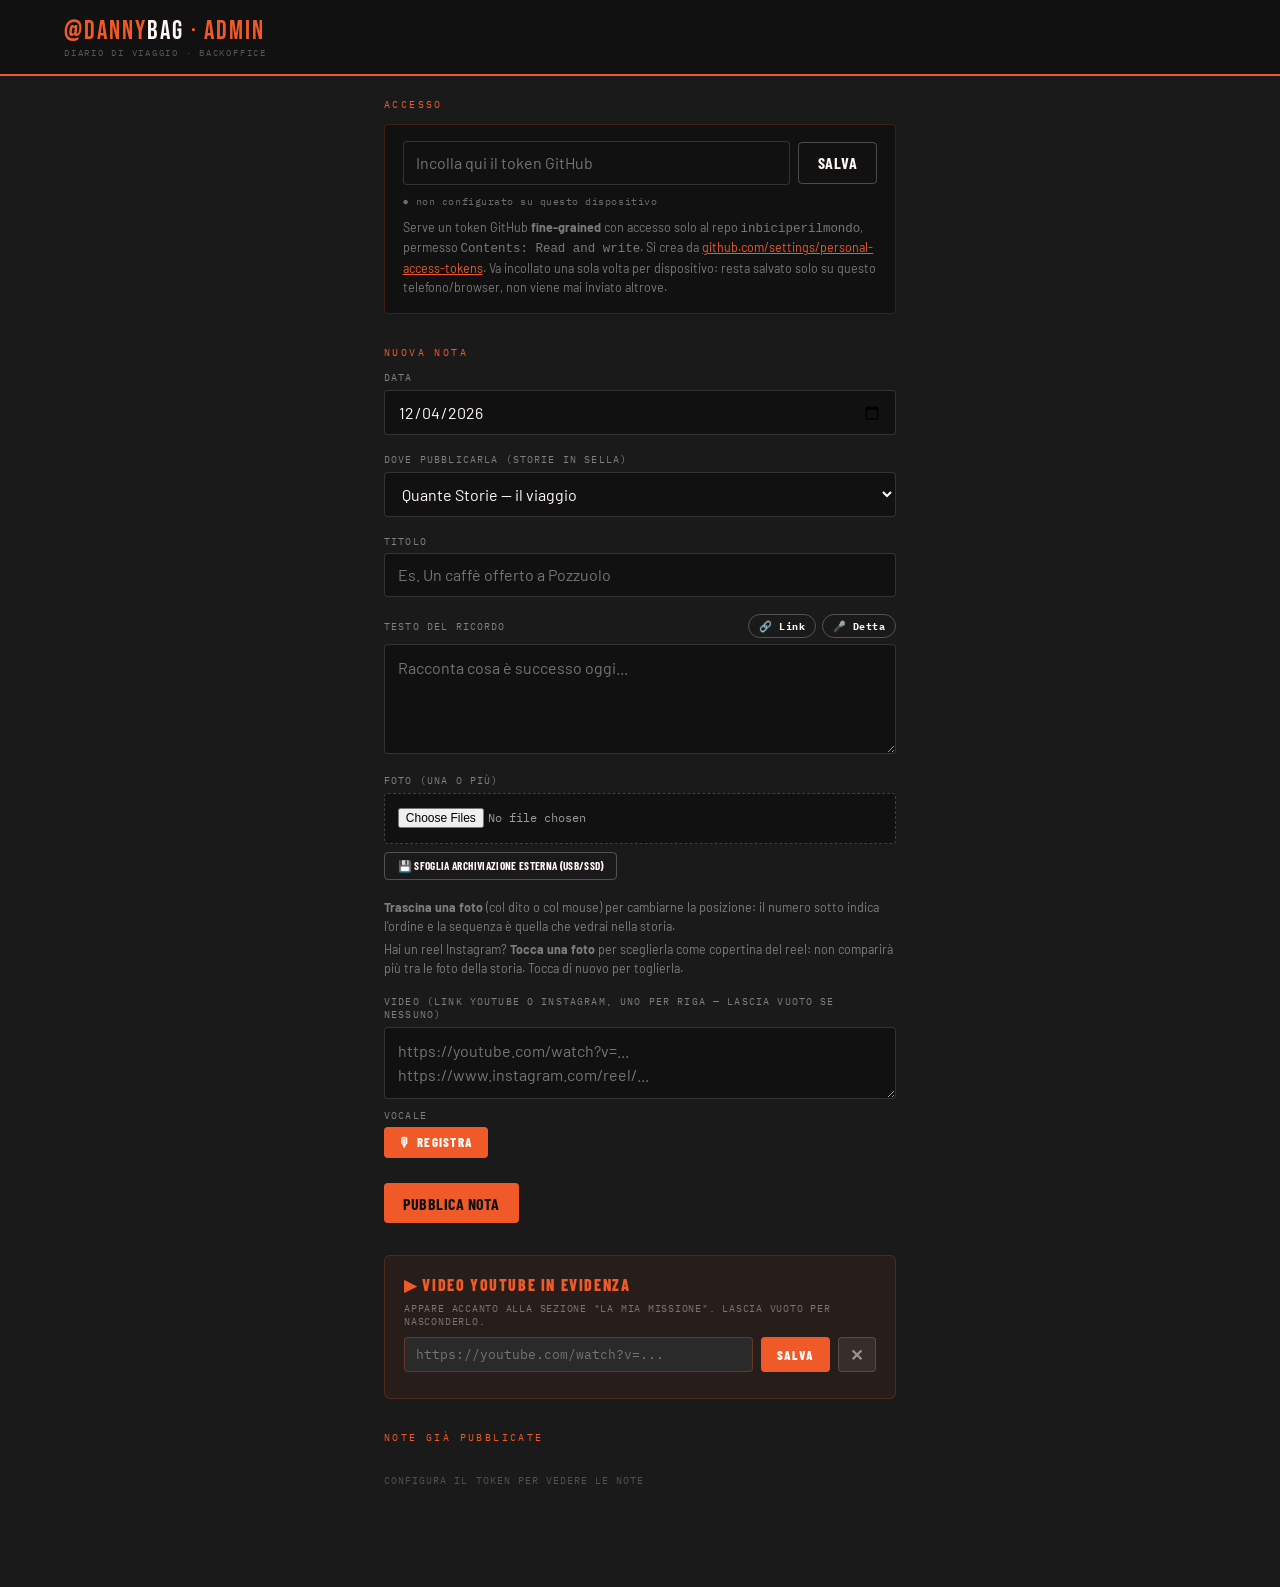
<file: admin-diario.html>
<!DOCTYPE html>
<html lang="it">
<head>
<meta charset="UTF-8">
<meta name="viewport" content="width=device-width, initial-scale=1.0">
<title>@dannybag · Admin Diario</title>
<link rel="icon" type="image/png" href="img/BikeIconBW.png">
<style>
  @import url('https://fonts.googleapis.com/css2?family=Bebas+Neue&family=Barlow+Condensed:wght@400;600;700;800;900&family=Barlow:wght@300;400;600&family=IBM+Plex+Mono:wght@400;500&display=swap');

  :root { --orange:#F05A28; --dark:#1A1A1A; --cream:#FFF8F4; --mono:'IBM Plex Mono',monospace; --green:#5FBF7A; --red:#E05555; }
  * { box-sizing:border-box; margin:0; padding:0; }
  body { background:var(--dark); color:var(--cream); font-family:'Barlow',sans-serif; min-height:100vh; padding-bottom:4rem; }

  .header {
    background:#111;
    border-bottom:2px solid var(--orange);
    padding:1rem 5vw;
    display:flex; align-items:center; justify-content:space-between; flex-wrap:wrap; gap:0.5rem;
  }
  .header-title { font-family:'Bebas Neue',sans-serif; font-size:1.6rem; letter-spacing:0.08em; color:var(--orange); }
  .header-title span { color:var(--cream); }
  .header-sub { font-family:var(--mono); font-size:0.55rem; letter-spacing:0.2em; text-transform:uppercase; color:rgba(255,248,244,0.3); }

  .wrap { max-width:640px; margin:0 auto; padding:1.4rem 5vw; }

  .section-label {
    font-family:var(--mono); font-size:0.6rem; letter-spacing:0.25em;
    text-transform:uppercase; color:var(--orange); margin-bottom:0.8rem; margin-top:2rem;
  }
  .section-label:first-child { margin-top:0; }

  /* TOKEN BOX */
  .token-box {
    background:#111; border:1px solid rgba(240,90,40,0.2); border-radius:4px;
    padding:1rem 1.1rem; margin-bottom:0.5rem;
  }
  .token-box.ok { border-color:rgba(95,191,122,0.35); }
  .token-row { display:flex; gap:0.5rem; align-items:center; flex-wrap:wrap; }
  .token-status { font-family:var(--mono); font-size:0.65rem; letter-spacing:0.05em; }
  .token-status.on { color:var(--green); }
  .token-status.off { color:rgba(255,248,244,0.4); }
  .token-help {
    font-family:'Barlow',sans-serif; font-size:0.78rem; color:rgba(255,248,244,0.45);
    margin-top:0.6rem; line-height:1.5;
  }
  .token-help a { color:var(--orange); }

  /* FORM */
  label {
    display:block; font-family:var(--mono); font-size:0.6rem; letter-spacing:0.12em;
    text-transform:uppercase; color:rgba(255,248,244,0.45); margin-bottom:0.35rem; margin-top:1.1rem;
  }
  label:first-of-type { margin-top:0; }
  input[type=text], input[type=date], input[type=password], select, textarea {
    width:100%; background:#111; border:1px solid rgba(255,248,244,0.15); border-radius:4px;
    color:var(--cream); font-family:'Barlow',sans-serif; font-size:1rem;
    padding:0.7rem 0.8rem; outline:none;
  }
  input[type=text]:focus, input[type=date]:focus, input[type=password]:focus, select:focus, textarea:focus {
    border-color:var(--orange);
  }
  textarea { min-height:110px; resize:vertical; line-height:1.5; }

  input[type=file] {
    width:100%; font-family:var(--mono); font-size:0.75rem; color:rgba(255,248,244,0.6);
    background:#111; border:1px dashed rgba(255,248,244,0.2); border-radius:4px; padding:0.9rem 0.8rem;
  }

  .photo-preview { display:flex; gap:0.5rem; flex-wrap:wrap; margin-top:0.6rem; }
  .photo-preview img { width:64px; height:64px; object-fit:cover; border-radius:3px; border:1px solid rgba(255,248,244,0.1); }
  .photo-preview { gap:0.7rem; }
  .photo-thumb { display:flex; flex-direction:column; align-items:center; gap:0.25rem; }
  .photo-thumb .ph { position:relative; }
  .photo-thumb img { cursor:grab; width:72px; height:72px; touch-action:none; user-select:none; -webkit-user-select:none; -webkit-touch-callout:none; -webkit-user-drag:none; }
  .photo-thumb.dragging { opacity:0.25; }
  .photo-thumb.dragging img { outline:2px dashed var(--orange); outline-offset:1px; }
  .drag-ghost { position:fixed; z-index:1000; pointer-events:none; width:84px; height:84px; object-fit:cover; border-radius:4px; outline:3px solid var(--orange); box-shadow:0 8px 24px rgba(0,0,0,0.6); transform:translate(-50%,-50%) scale(1.08); }
  body.is-dragging { cursor:grabbing; user-select:none; -webkit-user-select:none; }
  .photo-thumb .ord { display:flex; align-items:center; gap:0.2rem; font-family:var(--mono); font-size:0.6rem; color:rgba(255,248,244,0.5); }
  .photo-thumb .ord .n { min-width:16px; text-align:center; }
  .photo-thumb.is-cover img { outline:3px solid var(--orange); outline-offset:1px; }
  .photo-thumb .cv { display:none; position:absolute; left:0; right:0; bottom:0; background:var(--orange); color:#111; font-family:var(--mono); font-size:0.45rem; letter-spacing:0.08em; text-align:center; padding:1px 0; border-radius:0 0 3px 3px; pointer-events:none; }
  .photo-thumb.is-cover .cv { display:block; }
  .photo-thumb .rm {
    position:absolute; top:-6px; right:-6px; width:18px; height:18px; border-radius:50%;
    background:var(--red); color:#fff; font-size:0.65rem; line-height:18px; text-align:center;
    cursor:pointer; border:2px solid var(--dark);
  }

  button {
    font-family:'Barlow Condensed',sans-serif; font-weight:700; font-size:1rem; letter-spacing:0.03em;
    text-transform:uppercase; cursor:pointer; border:none; border-radius:4px;
    padding:0.65rem 1.2rem;
  }
  .btn-primary { background:var(--orange); color:#111; }
  .btn-primary:disabled { background:rgba(240,90,40,0.3); cursor:not-allowed; }
  .btn-ghost { background:none; border:1px solid rgba(255,248,244,0.25); color:var(--cream); }
  .btn-danger { background:none; border:1px solid rgba(224,85,85,0.4); color:var(--red); font-size:0.7rem; padding:0.35rem 0.7rem; }

  .btn-save-row { margin-top:1.6rem; display:flex; align-items:center; gap:0.9rem; }

  .status-msg { font-family:var(--mono); font-size:0.7rem; letter-spacing:0.05em; }
  .status-msg.ok { color:var(--green); }
  .status-msg.err { color:var(--red); }
  .status-msg.wait { color:rgba(255,248,244,0.4); }

  /* LISTA NOTE ESISTENTI */
  .entry-row {
    display:flex; flex-direction:column; gap:0.5rem;
    padding:0.8rem 0; border-bottom:1px solid rgba(255,248,244,0.06);
  }
  .entry-row-top { display:flex; align-items:baseline; gap:0.8rem; }
  .entry-row-date { font-family:var(--mono); font-size:0.6rem; color:rgba(255,248,244,0.35); flex-shrink:0; }
  .entry-row-title { flex:1; font-family:'Barlow Condensed',sans-serif; font-size:0.95rem; color:var(--cream); }
  .entry-row-meta { font-family:var(--mono); font-size:0.55rem; color:rgba(255,248,244,0.3); }
  .entry-row-actions { display:flex; gap:0.5rem; }
  .empty { font-family:var(--mono); font-size:0.65rem; letter-spacing:0.1em; color:rgba(255,248,244,0.25); text-transform:uppercase; padding:1rem 0; }
</style>
</head>
<body>

<div class="header">
  <div>
    <div class="header-title">@danny<span>bag</span> · Admin</div>
    <div class="header-sub">Diario di viaggio · Backoffice</div>
  </div>
</div>

<div class="wrap">

  <div class="section-label">Accesso</div>
  <div class="token-box" id="token-box">
    <div class="token-row">
      <input type="password" id="token-input" placeholder="Incolla qui il token GitHub" style="flex:1;">
      <button class="btn-ghost" onclick="saveToken()">Salva</button>
    </div>
    <div class="token-row" style="margin-top:0.6rem;">
      <span class="token-status off" id="token-status">● non configurato su questo dispositivo</span>
    </div>
    <div class="token-help">
      Serve un token GitHub <b>fine-grained</b> con accesso solo al repo <code>inbiciperilmondo</code>,
      permesso <code>Contents: Read and write</code>. Si crea da
      <a href="https://github.com/settings/personal-access-tokens/new" target="_blank">github.com/settings/personal-access-tokens</a>.
      Va incollato una sola volta per dispositivo: resta salvato solo su questo telefono/browser, non viene mai inviato altrove.
    </div>
  </div>

  <div class="section-label">Nuova nota</div>

  <label>Data</label>
  <input type="date" id="f-date">

  <label>Dove pubblicarla (Storie in Sella)</label>
  <select id="f-section">
    <option value="viaggio">Quante Storie — il viaggio</option>
    <option value="ant">Parlano di noi — rassegna stampa e non solo</option>
    <option value="agg">Aggiornamenti — obiettivi e traguardi</option>
  </select>

  <label>Titolo</label>
  <input type="text" id="f-title" placeholder="Es. Un caffè offerto a Pozzuolo">

  <label style="display:flex; align-items:center; justify-content:space-between;">
    <span>Testo del ricordo</span>
    <div style="display:flex; gap:0.4rem; align-items:center;">
      <button type="button" onclick="insertLink()" style="font-family:var(--mono); font-size:0.65rem; letter-spacing:0.05em; text-transform:none; background:none; border:1px solid rgba(255,248,244,0.25); color:var(--cream); padding:0.25rem 0.6rem; border-radius:12px; cursor:pointer;">🔗 Link</button>
      <button type="button" id="mic-btn" onclick="toggleDictation()" style="font-family:var(--mono); font-size:0.65rem; letter-spacing:0.05em; text-transform:none; background:none; border:1px solid rgba(255,248,244,0.25); color:var(--cream); padding:0.25rem 0.6rem; border-radius:12px; cursor:pointer;">🎤 Detta</button>
    </div>
  </label>
  <textarea id="f-text" placeholder="Racconta cosa è successo oggi..."></textarea>
  <div id="mic-status" class="token-help" style="display:none;"></div>

  <label>Foto (una o più)</label>
  <input type="file" id="f-photos" accept="image/*" multiple>
  <div style="margin-top:0.5rem;">
    <button type="button" class="btn-ghost" style="font-size:0.7rem; padding:0.4rem 0.8rem;" onclick="document.getElementById('f-photos-ext').click()">💾 Sfoglia archiviazione esterna (USB/SSD)</button>
    <input type="file" id="f-photos-ext" multiple style="display:none;">
  </div>
  <div class="photo-preview" id="photo-preview"></div>
  <div id="photo-count" style="font-family:var(--mono); font-size:0.6rem; color:rgba(255,248,244,0.35); margin-top:0.3rem;"></div>

  <div class="token-help" style="margin-top:0.5rem;"><b>Trascina una foto</b> (col dito o col mouse) per cambiarne la posizione: il numero sotto indica l'ordine e la sequenza è quella che vedrai nella storia.</div>
  <div class="token-help" style="margin-top:0.3rem;">Hai un reel Instagram? <b>Tocca una foto</b> per sceglierla come copertina del reel: non comparirà più tra le foto della storia. Tocca di nuovo per toglierla.</div>

  <label>Video (link YouTube o Instagram, uno per riga — lascia vuoto se nessuno)</label>
  <textarea id="f-video" style="min-height:70px;" placeholder="https://youtube.com/watch?v=...
https://www.instagram.com/reel/..."></textarea>

  <!-- VOCALE -->
  <label style="display:flex; align-items:center; justify-content:space-between; margin-top:0.4rem;">
    <span>Vocale</span>
    <span id="rec-timer" style="font-family:'IBM Plex Mono',monospace; font-size:0.7rem; color:#F05A28; display:none;">⏺ 0:00</span>
  </label>
  <div style="display:flex; gap:0.5rem; align-items:center; flex-wrap:wrap;">
    <button type="button" id="rec-btn" onclick="toggleRecording()" style="display:inline-flex; align-items:center; gap:0.4rem; font-family:'Barlow Condensed',sans-serif; font-weight:800; font-size:0.8rem; letter-spacing:0.1em; text-transform:uppercase; padding:0.45rem 0.9rem; background:#F05A28; color:#FFF8F4; border:none; border-radius:4px; cursor:pointer;">🎙 Registra</button>
    <button type="button" id="rec-clear" onclick="clearAudio()" style="display:none; font-family:'Barlow Condensed',sans-serif; font-weight:700; font-size:0.8rem; text-transform:uppercase; padding:0.45rem 0.7rem; background:rgba(255,255,255,0.07); color:rgba(255,248,244,0.5); border:1px solid rgba(255,248,244,0.15); border-radius:4px; cursor:pointer;">✕ Cancella</button>
  </div>
  <audio id="rec-preview" controls style="display:none; width:100%; margin-top:0.5rem; height:36px;"></audio>
  <div id="rec-msg" style="font-family:'IBM Plex Mono',monospace; font-size:0.6rem; color:rgba(255,248,244,0.4); margin-top:0.3rem;"></div>

  <div class="btn-save-row">
    <button class="btn-primary" id="btn-save" onclick="saveEntry()">Pubblica nota</button>
    <button class="btn-ghost" id="btn-cancel" onclick="closeEditor()" style="display:none;">✕ Chiudi nota</button>
    <span class="status-msg" id="save-status"></span>
  </div>

  <!-- VIDEO IN EVIDENZA -->
  <div style="margin-top:2rem; padding:1.2rem; background:rgba(240,90,40,0.06); border:1px solid rgba(240,90,40,0.2); border-radius:6px;">
    <div style="font-family:'Barlow Condensed',sans-serif; font-weight:800; font-size:1rem; letter-spacing:0.1em; text-transform:uppercase; color:#F05A28; margin-bottom:0.4rem;">▶ Video YouTube in evidenza</div>
    <label style="font-family:'IBM Plex Mono',monospace; font-size:0.6rem; letter-spacing:0.08em; text-transform:uppercase; color:rgba(255,248,244,0.4); display:block; margin-bottom:0.6rem;">Appare accanto alla sezione "La mia missione". Lascia vuoto per nasconderlo.</label>
    <div style="display:flex; gap:0.5rem;">
      <input id="admin-video-url" type="url" placeholder="https://youtube.com/watch?v=..." style="flex:1; background:#2A2A2A; border:1px solid rgba(240,90,40,0.3); color:#FFF8F4; font-family:'IBM Plex Mono',monospace; font-size:0.8rem; padding:0.5rem 0.7rem; border-radius:4px; outline:none;">
      <button onclick="saveVideoUrl()" style="background:#F05A28; color:#fff; font-family:'Barlow Condensed',sans-serif; font-weight:800; font-size:0.8rem; letter-spacing:0.1em; text-transform:uppercase; padding:0.5rem 1rem; border:none; border-radius:4px; cursor:pointer;">Salva</button>
      <button onclick="clearVideoUrl()" title="Cancella link" style="background:rgba(255,255,255,0.08); color:rgba(255,248,244,0.5); font-size:1rem; border:1px solid rgba(255,248,244,0.15); border-radius:4px; padding:0.5rem 0.7rem; cursor:pointer; line-height:1;">✕</button>
    </div>
    <div id="video-url-msg" style="font-family:'IBM Plex Mono',monospace; font-size:0.6rem; color:#F05A28; margin-top:0.4rem;"></div>
  </div>

  <div class="section-label">Note già pubblicate</div>
  <div id="entry-list"><div class="empty">Caricamento...</div></div>

</div>

<script>
const REPO = 'dannybag/inbiciperilmondo';
const API_FILE = `https://api.github.com/repos/${REPO}/contents/diario.json`;
const API_IMG_BASE = `https://api.github.com/repos/${REPO}/contents/diario/img/`;

// ---- TOKEN ----
function getToken() { return localStorage.getItem('gh_token_diario') || ''; }
function saveToken() {
  const v = document.getElementById('token-input').value.trim();
  if (!v) return;
  localStorage.setItem('gh_token_diario', v);
  document.getElementById('token-input').value = '';
  updateTokenStatus();
}
function updateTokenStatus() {
  const box = document.getElementById('token-box');
  const status = document.getElementById('token-status');
  if (getToken()) {
    box.classList.add('ok');
    status.className = 'token-status on';
    status.textContent = '● token configurato su questo dispositivo';
  } else {
    box.classList.remove('ok');
    status.className = 'token-status off';
    status.textContent = '● non configurato su questo dispositivo';
  }
}

function ghHeaders() {
  return {
    'Authorization': `token ${getToken()}`,
    'Accept': 'application/vnd.github+json'
  };
}

// ---- UTILS base64 (UTF-8 safe) ----
function utf8ToB64(str) {
  return btoa(unescape(encodeURIComponent(str)));
}
function b64ToUtf8(b64) {
  return decodeURIComponent(escape(atob(b64.replace(/\n/g, ''))));
}
function fileToB64(file) {
  return new Promise((resolve, reject) => {
    const r = new FileReader();
    r.onload = () => resolve(r.result.split(',')[1]);
    r.onerror = reject;
    r.readAsDataURL(file);
  });
}

// Ridimensiona e ricomprime una foto prima dell'upload: essenziale da smartphone
// (una foto nativa pesa 4-8MB, in bici con dati mobili sarebbe troppo lenta/instabile)
function compressImage(file, maxDim = 1600, quality = 0.75) {
  return new Promise((resolve, reject) => {
    const img = new Image();
    const url = URL.createObjectURL(file);
    img.onload = () => {
      let { width, height } = img;
      if (width > maxDim || height > maxDim) {
        const scale = maxDim / Math.max(width, height);
        width = Math.round(width * scale);
        height = Math.round(height * scale);
      }
      const canvas = document.createElement('canvas');
      canvas.width = width; canvas.height = height;
      canvas.getContext('2d').drawImage(img, 0, 0, width, height);
      URL.revokeObjectURL(url);
      canvas.toBlob(blob => {
        if (!blob) { reject(new Error('Compressione foto fallita')); return; }
        const r = new FileReader();
        r.onload = () => resolve(r.result.split(',')[1]);
        r.onerror = reject;
        r.readAsDataURL(blob);
      }, 'image/jpeg', quality);
    };
    img.onerror = () => { URL.revokeObjectURL(url); reject(new Error('Foto non leggibile')); };
    img.src = url;
  });
}

// ---- FOTO: lista unica ordinabile (già pubblicate + nuove) ----
// Ogni elemento: { path } per una foto già nel repo, { file, url } per una nuova
// non ancora caricata. Dopo il salvataggio una nuova riceve anche il path ma
// tiene l'url locale per l'anteprima (il sito ci mette un po' a pubblicarla).
let photoItems = [];
let coverSel = null;   // elemento di photoItems scelto come copertina del reel

// Modifiche non salvate: serve a chiedere conferma solo quando chiudi con lavoro in sospeso
let dirty = false;
function markDirty() { dirty = true; }

function renderPhotos() {
  const wrap = document.getElementById('photo-preview');
  wrap.innerHTML = photoItems.map((it, i) => `
    <div class="photo-thumb${it === coverSel ? ' is-cover' : ''}${drag && drag.started && drag.cur === i ? ' dragging' : ''}" data-i="${i}">
      <div class="ph">
        <img src="${it.url || it.path}" draggable="false">
        <span class="cv">COPERTINA REEL</span>
        <div class="rm" onclick="removePhoto(${i})">✕</div>
      </div>
      <div class="ord">
        <span class="n">${i + 1}</span>
      </div>
    </div>
  `).join('');
  const nuove = photoItems.filter(it => it.file).length;
  document.getElementById('photo-count').textContent =
    photoItems.length ? `${photoItems.length} foto in totale (${nuove} nuove)` : '';
}
function pickCover(i) {
  const v = photoItems[i];
  coverSel = (coverSel === v) ? null : v;
  markDirty();
  renderPhotos();
}
function removePhoto(i) {
  const it = photoItems[i];
  if (it === coverSel) coverSel = null;
  if (it.url) URL.revokeObjectURL(it.url);
  photoItems.splice(i, 1);
  markDirty();
  renderPhotos();
}
function addPhotoFiles(fileList) {
  [...fileList].filter(f => f.type.startsWith('image/'))
    .forEach(file => photoItems.push({ file, url: URL.createObjectURL(file) }));
  markDirty();
  renderPhotos();
}

// ---- TRASCINAMENTO FOTO (Pointer Events: funziona uguale con dito, mouse e penna) ----
// Tocco/clic breve sulla foto = copertina reel. Se il dito o il mouse si spostano
// di qualche pixel parte il trascinamento: la foto segue il puntatore e le altre
// si riordinano dal vivo mentre ci passi sopra.
let drag = null;   // { pointerId, startX, startY, cur, started, ghost }
const DRAG_THRESHOLD = 6;

const photoWrap = document.getElementById('photo-preview');

photoWrap.addEventListener('pointerdown', (e) => {
  const img = e.target.closest('.ph img');
  if (!img || drag) return;
  if (e.pointerType === 'mouse' && e.button !== 0) return;
  const thumb = img.closest('.photo-thumb');
  drag = { pointerId: e.pointerId, startX: e.clientX, startY: e.clientY, cur: +thumb.dataset.i, started: false, ghost: null };
  photoWrap.setPointerCapture(e.pointerId);
  e.preventDefault();
});

photoWrap.addEventListener('pointermove', (e) => {
  if (!drag || e.pointerId !== drag.pointerId) return;
  if (!drag.started) {
    if (Math.hypot(e.clientX - drag.startX, e.clientY - drag.startY) < DRAG_THRESHOLD) return;
    drag.started = true;
    const it = photoItems[drag.cur];
    const g = document.createElement('img');
    g.src = it.url || it.path;
    g.className = 'drag-ghost';
    document.body.appendChild(g);
    drag.ghost = g;
    document.body.classList.add('is-dragging');
    renderPhotos();
  }
  drag.ghost.style.left = e.clientX + 'px';
  drag.ghost.style.top = e.clientY + 'px';

  // Scorrimento automatico se arrivi al bordo dello schermo (utile su telefono)
  const edge = 50;
  if (e.clientY < edge) window.scrollBy(0, -12);
  else if (e.clientY > window.innerHeight - edge) window.scrollBy(0, 12);

  // La foto sotto il puntatore indica dove inserire quella trascinata
  const over = document.elementFromPoint(e.clientX, e.clientY);
  const target = over && over.closest('#photo-preview .photo-thumb');
  if (!target) return;
  const j = +target.dataset.i;
  if (j === drag.cur) return;
  const [moved] = photoItems.splice(drag.cur, 1);
  photoItems.splice(j, 0, moved);
  drag.cur = j;
  markDirty();
  renderPhotos();
});

function endDrag(e, cancelled) {
  if (!drag || e.pointerId !== drag.pointerId) return;
  const d = drag;
  drag = null;
  try { photoWrap.releasePointerCapture(e.pointerId); } catch (_) {}
  document.body.classList.remove('is-dragging');
  if (d.ghost) d.ghost.remove();
  if (d.started) { renderPhotos(); return; }
  if (!cancelled) pickCover(d.cur);   // era un semplice tocco
}
photoWrap.addEventListener('pointerup', (e) => endDrag(e, false));
photoWrap.addEventListener('pointercancel', (e) => endDrag(e, true));

document.getElementById('f-photos').addEventListener('change', (e) => {
  addPhotoFiles(e.target.files);
  e.target.value = '';
});
document.getElementById('f-photos-ext').addEventListener('change', (e) => {
  addPhotoFiles(e.target.files);
  e.target.value = '';
});

// ---- READ diario.json ----
async function readDiario() {
  const res = await fetch(API_FILE + '?t=' + Date.now(), { headers: ghHeaders(), cache: 'no-store' });
  if (res.status === 404) return { entries: [], sha: null };
  if (!res.ok) throw new Error('Errore lettura diario.json (' + res.status + ')');
  const d = await res.json();
  const raw = JSON.parse(b64ToUtf8(d.content));
  return { entries: raw.entries || [], sha: d.sha };
}

// ---- WRITE diario.json (usato da elimina/pubblica: singola modifica, un solo file) ----
async function writeDiario(entries, sha, message) {
  const body = {
    message,
    content: utf8ToB64(JSON.stringify({ entries }, null, 2)),
    ...(sha ? { sha } : {})
  };
  const res = await fetch(API_FILE, { method: 'PUT', headers: ghHeaders(), body: JSON.stringify(body) });
  if (!res.ok) {
    const err = await res.json().catch(() => ({}));
    throw new Error('Errore salvataggio diario.json: ' + (err.message || res.status));
  }
}

// ---- PREPARA FOTO (comprime, non carica ancora: verrà inclusa nel commit unico) ----
async function preparePhoto(file, dateStr) {
  const safeName = file.name.replace(/[^a-zA-Z0-9\-_]/g, '_').replace(/\.[^.]+$/, '') + '.jpg';
  const path = `diario/img/${dateStr}-${Date.now()}-${Math.random().toString(36).slice(2,7)}-${safeName}`;
  const content = await compressImage(file);
  return { path, content };
}

// ---- COMMIT UNICO (foto + diario.json insieme, un solo push = un solo deploy Pages) ----
// Evita il problema di più push ravvicinati che si accavallano e falliscono il deploy
// ("Deployment failed, try again later"), tipico quando si caricano più foto in una nota.
async function commitBatch(photoBlobs, entries, message, deletePaths = []) {
  const refRes = await fetch(`https://api.github.com/repos/${REPO}/git/ref/heads/main`, { headers: ghHeaders() });
  if (!refRes.ok) throw new Error('Errore lettura riferimento branch main');
  const parentSha = (await refRes.json()).object.sha;

  const commitRes = await fetch(`https://api.github.com/repos/${REPO}/git/commits/${parentSha}`, { headers: ghHeaders() });
  if (!commitRes.ok) throw new Error('Errore lettura commit corrente');
  const baseTreeSha = (await commitRes.json()).tree.sha;

  const photoTreeEntries = await Promise.all(photoBlobs.map(async (p) => {
    const blobRes = await fetch(`https://api.github.com/repos/${REPO}/git/blobs`, {
      method: 'POST', headers: ghHeaders(),
      body: JSON.stringify({ content: p.content, encoding: 'base64' })
    });
    if (!blobRes.ok) throw new Error('Errore creazione blob foto');
    const sha = (await blobRes.json()).sha;
    return { path: p.path, mode: '100644', type: 'blob', sha };
  }));

  // Per eliminare un file dal repo tramite Git Trees API basta indicarlo
  // con sha:null nel nuovo tree, insieme a base_tree
  const deleteTreeEntries = deletePaths.map(path => ({ path, mode: '100644', type: 'blob', sha: null }));

  const diarioBlobRes = await fetch(`https://api.github.com/repos/${REPO}/git/blobs`, {
    method: 'POST', headers: ghHeaders(),
    body: JSON.stringify({ content: utf8ToB64(JSON.stringify({ entries }, null, 2)), encoding: 'base64' })
  });
  if (!diarioBlobRes.ok) throw new Error('Errore creazione blob diario.json');
  const diarioSha = (await diarioBlobRes.json()).sha;

  const treeRes = await fetch(`https://api.github.com/repos/${REPO}/git/trees`, {
    method: 'POST', headers: ghHeaders(),
    body: JSON.stringify({
      base_tree: baseTreeSha,
      tree: [...photoTreeEntries, ...deleteTreeEntries, { path: 'diario.json', mode: '100644', type: 'blob', sha: diarioSha }]
    })
  });
  if (!treeRes.ok) throw new Error('Errore creazione tree');
  const newTreeSha = (await treeRes.json()).sha;

  const newCommitRes = await fetch(`https://api.github.com/repos/${REPO}/git/commits`, {
    method: 'POST', headers: ghHeaders(),
    body: JSON.stringify({ message, tree: newTreeSha, parents: [parentSha] })
  });
  if (!newCommitRes.ok) throw new Error('Errore creazione commit');
  const newCommitSha = (await newCommitRes.json()).sha;

  const updateRefRes = await fetch(`https://api.github.com/repos/${REPO}/git/refs/heads/main`, {
    method: 'PATCH', headers: ghHeaders(),
    body: JSON.stringify({ sha: newCommitSha })
  });
  if (!updateRefRes.ok) throw new Error('Errore aggiornamento branch main');
}

// ---- DETTATURA VOCALE ----
let recognition = null;
let dictating = false;
let baseTextBeforeDictation = '';
let sessionFinalText = '';

function initDictation() {
  const SR = window.SpeechRecognition || window.webkitSpeechRecognition;
  const micStatus = document.getElementById('mic-status');
  const micBtn = document.getElementById('mic-btn');
  if (!SR) {
    micBtn.disabled = true;
    micBtn.style.opacity = '0.4';
    micStatus.style.display = 'block';
    micStatus.textContent = 'Dettatura non disponibile in questo browser (tipico di Safari su iPhone). Usa il tasto 🎤 sulla tastiera di sistema: funziona comunque, in ogni campo di testo.';
    return null;
  }
  const r = new SR();
  r.lang = 'it-IT';
  // Ascolto "a frase": più stabile su Android rispetto a continuous:true,
  // che su alcuni dispositivi genera ipotesi di trascrizione crescenti
  // marcate tutte come definitive, causando frasi duplicate.
  r.continuous = false;
  r.interimResults = true;
  return r;
}

function insertLink() {
  const url = prompt('URL del link (es. https://...)');
  if (!url || !url.trim()) return;
  const label = prompt('Testo da mostrare (lascia vuoto per usare l\'URL)') || url;
  const md = `[${label}](${url.trim()})`;
  const ta = document.getElementById('f-text');
  const start = ta.selectionStart;
  const end = ta.selectionEnd;
  ta.value = ta.value.slice(0, start) + md + ta.value.slice(end);
  ta.selectionStart = ta.selectionEnd = start + md.length;
  ta.focus();
}

function toggleDictation() {
  const textarea = document.getElementById('f-text');
  const micBtn = document.getElementById('mic-btn');
  const micStatus = document.getElementById('mic-status');

  if (!recognition) {
    recognition = initDictation();
    if (!recognition) return;

    recognition.onresult = (event) => {
      markDirty();
      // Prendo solo l'ULTIMO risultato, non la somma di tutti quelli marcati
      // come "finali": su alcuni Android il riconoscitore emette più ipotesi
      // via via più lunghe per la stessa frase, marcandole tutte come definitive.
      // Sommarle (come facevo prima) produceva le frasi duplicate crescenti.
      const last = event.results[event.results.length - 1];
      const transcript = last[0].transcript;
      if (last.isFinal) {
        sessionFinalText = transcript.trim();
        textarea.value = [baseTextBeforeDictation, sessionFinalText].filter(Boolean).join(' ').trim();
      } else {
        textarea.value = [baseTextBeforeDictation, transcript].filter(Boolean).join(' ').trim();
      }
    };
    recognition.onerror = (event) => {
      micStatus.style.display = 'block';
      micStatus.textContent = 'Errore microfono: ' + event.error + '. Riprova, o usa il microfono della tastiera.';
    };
    recognition.onend = () => {
      // Consolido il testo confermato di questa sessione nella base, così un
      // eventuale riavvio (results array che riparte da zero) non lo riscrive.
      if (sessionFinalText) {
        baseTextBeforeDictation = (baseTextBeforeDictation + ' ' + sessionFinalText).trim();
        sessionFinalText = '';
      }
      if (dictating) {
        try { recognition.start(); } catch (e) { /* già avviato */ }
      }
    };
  }

  if (dictating) {
    dictating = false;
    recognition.stop();
    micBtn.textContent = '🎤 Detta';
    micBtn.style.borderColor = 'rgba(255,248,244,0.25)';
    micBtn.style.color = 'var(--cream)';
  } else {
    dictating = true;
    baseTextBeforeDictation = textarea.value ? textarea.value.trim() : '';
    sessionFinalText = '';
    micStatus.style.display = 'none';
    try {
      recognition.start();
      micBtn.textContent = '● Sto ascoltando...';
      micBtn.style.borderColor = 'var(--red)';
      micBtn.style.color = 'var(--red)';
    } catch (e) {
      dictating = false;
    }
  }
}

// ---- SCHEDA DI "STORIE IN SELLA" ----
// Stesse regole del sito: la scelta salvata nella nota (campo "section") vince; per le note vecchie senza campo valgono le regole storiche.
const SECTION_LABEL = { viaggio: 'Quante Storie', ant: 'Parlano di noi', agg: 'Aggiornamenti' };
function sectionOf(e) {
  if (e.section === 'viaggio' || e.section === 'ant' || e.section === 'agg') return e.section;
  if (Number(e.day) === 6 || Number(e.day) === 14) return 'agg';
  return String(e.date || '').slice(0, 10) < '2026-08-31' ? 'ant' : 'viaggio';
}
function setSectionSelect(v) { document.getElementById('f-section').value = v; }
function lastSection() {
  const v = localStorage.getItem('diario_last_section');
  return (v === 'viaggio' || v === 'ant' || v === 'agg') ? v : 'viaggio';
}

// ---- STATO EDITING ----
let editingIndex = null;   // indice nell'array entries (non ordinato) se stiamo modificando

function editEntry(idx) {
  if (dirty && !confirm('Hai modifiche non salvate nella nota aperta. Aprire comunque questa?')) return;
  const e = window.cachedEntries[idx];
  photoItems.forEach(it => it.url && URL.revokeObjectURL(it.url));
  editingIndex = idx;
  photoItems = (e.photos || []).map(path => ({ path }));
  document.getElementById('f-date').value = e.date;
  setSectionSelect(sectionOf(e));
  document.getElementById('f-title').value = e.title;
  document.getElementById('f-text').value = e.text;
  document.getElementById('f-video').value = (e.videos || (e.video ? [e.video] : [])).join('\n');
  const coverPath = e.ig_cover === true ? (e.photos || [])[0] : e.ig_cover;
  coverSel = photoItems.find(it => it.path === coverPath) || null;
  document.getElementById('f-photos').value = '';
  clearAudio();
  renderPhotos();
  setEditingUI(true);
  setStatus('', '');
  dirty = false;
  window.scrollTo({ top: 0, behavior: 'smooth' });
}

function setEditingUI(on) {
  document.getElementById('btn-save').textContent = on ? 'Aggiorna nota' : 'Pubblica nota';
  document.getElementById('btn-cancel').style.display = on ? 'inline-block' : 'none';
}

// Chiusura decisa da te: chiede conferma solo se c'è qualcosa di non salvato
function closeEditor() {
  if (dirty && !confirm('Ci sono modifiche non salvate. Chiudere comunque la nota?')) return;
  cancelEdit();
}

function cancelEdit() {
  editingIndex = null;
  photoItems.forEach(it => it.url && URL.revokeObjectURL(it.url));
  photoItems = [];
  coverSel = null;
  clearAudio();
  document.getElementById('f-date').valueAsDate = new Date();
  setSectionSelect(lastSection());
  document.getElementById('f-title').value = '';
  document.getElementById('f-text').value = '';
  document.getElementById('f-video').value = '';
  document.getElementById('f-photos').value = '';
  renderPhotos();
  setEditingUI(false);
  setStatus('', '');
  dirty = false;
}

// ---- SAVE ENTRY ----
async function saveEntry() {
  const statusEl = document.getElementById('save-status');
  const btn = document.getElementById('btn-save');

  if (!getToken()) { setStatus('Configura prima il token qui sopra.', 'err'); return; }

  const date = document.getElementById('f-date').value;
  const section = document.getElementById('f-section').value;
  const title = document.getElementById('f-title').value.trim();
  const text = document.getElementById('f-text').value.trim();
  const videos = document.getElementById('f-video').value
    .split('\n').map(v => v.trim()).filter(Boolean);
  if (!date || !title || !text) { setStatus('Data, titolo e testo sono obbligatori.', 'err'); return; }

  btn.disabled = true;

  try {
    setStatus('Comprimo le foto...', 'wait');
    // Rispetta l'ordine scelto trascinando: le nuove vengono compresse e prendono il loro posto in sequenza
    const newPhotoBlobs = [];
    const pathOf = new Map();
    for (const it of photoItems) {
      if (it.file) {
        const blob = await preparePhoto(it.file, date);
        newPhotoBlobs.push(blob);
        pathOf.set(it, blob.path);
      } else {
        pathOf.set(it, it.path);
      }
    }
    const photoPaths = photoItems.map(it => pathOf.get(it));
    const keptPhotos = photoItems.filter(it => !it.file).map(it => it.path);
    const igCover = coverSel ? pathOf.get(coverSel) : '';

    setStatus('Carico vocale...', 'wait');
    const audioPath = await uploadAudio(date).catch(() => null);

    setStatus('Leggo il diario...', 'wait');
    const { entries } = await readDiario();

    let message;
    let removedPhotos = [];
    const wasEditing = editingIndex !== null && !!entries[editingIndex];
    if (wasEditing) {
      const { video: _old, ig_cover: _oldCover, ...rest } = entries[editingIndex];
      removedPhotos = (rest.photos || []).filter(p => !keptPhotos.includes(p));
      entries[editingIndex] = {
        ...rest,
        date, title, text, section,
        photos: photoPaths,
        videos,
        ...(igCover ? { ig_cover: igCover } : {}),
        ...(audioPath ? { audio: audioPath } : {})
      };
      message = `Diario: modifico nota "${title}"`;
    } else {
      entries.push({
        day: Math.max(0, ...entries.map(x => Number(x.day) || 0)) + 1,   // max+1: con length+1 si duplicavano i numeri (c'è un buco al 22)
        date, title, text, section,
        photos: photoPaths,
        videos,
        ...(igCover ? { ig_cover: igCover } : {}),
        ...(audioPath ? { audio: audioPath } : {}),
        published: true
      });
      message = `Diario: nuova nota "${title}"`;
    }

    setStatus('Salvo tutto in un unico commit...', 'wait');
    await commitBatch(newPhotoBlobs, entries, message, removedPhotos);
    localStorage.setItem('diario_last_section', section);

    // La nota resta aperta: le foto nuove diventano "già pubblicate" (con anteprima locale),
    // una nota appena creata passa in modalità modifica. Esci tu con "Chiudi nota".
    photoItems.forEach(it => { if (it.file) { it.path = pathOf.get(it); delete it.file; } });
    if (!wasEditing) editingIndex = entries.length - 1;
    _audioBlob = null;   // il vocale è già caricato: non ricaricarlo al prossimo salvataggio
    document.getElementById('rec-clear').style.display = 'none';
    document.getElementById('rec-btn').textContent = '🎙 Registra';
    if (audioPath) document.getElementById('rec-msg').textContent = '✓ Vocale salvato con la nota';
    renderPhotos();
    setEditingUI(true);
    dirty = false;
    setStatus((wasEditing ? '✓ Nota aggiornata.' : '✓ Nota pubblicata.') + ' Resta aperta: chiudila quando vuoi.', 'ok');

    // Avvia la traduzione automatica EN (GitHub Action con DeepL)
    await triggerTranslation();

    loadEntryList();
  } catch (e) {
    console.error(e);
    setStatus('✗ ' + e.message, 'err');
  } finally {
    btn.disabled = false;
  }
}

// Avvisa GitHub (repository_dispatch) di tradurre subito la nuova nota via DeepL
async function triggerTranslation() {
  try {
    const res = await fetch(`https://api.github.com/repos/${REPO}/dispatches`, {
      method: 'POST',
      headers: { ...ghHeaders(), 'Accept': 'application/vnd.github.v3+json' },
      body: JSON.stringify({ event_type: 'translate-diario' })
    });
    if (!res.ok) {
      const errBody = await res.text();
      console.error('Traduzione automatica: GitHub ha rifiutato la richiesta.', res.status, errBody);
      setStatus(`✓ Nota salvata (traduzione EN non avviata: errore ${res.status} — controlla i permessi del token)`, 'err');
      return;
    }
    console.log('Richiesta di traduzione inviata correttamente (status ' + res.status + ').');
  } catch (e) {
    console.error('Traduzione automatica: richiesta di rete fallita.', e.message);
    setStatus('✓ Nota salvata (traduzione EN non avviata: errore di rete)', 'err');
  }
}

function setStatus(msg, kind) {
  const el = document.getElementById('save-status');
  el.textContent = msg;
  el.className = 'status-msg ' + kind;
}

// ---- LISTA NOTE + ELIMINA ----
async function loadEntryList() {
  const list = document.getElementById('entry-list');
  if (!getToken()) { list.innerHTML = '<div class="empty">Configura il token per vedere le note</div>'; return; }
  try {
    const { entries } = await readDiario();
    window.cachedEntries = entries;
    if (!entries.length) { list.innerHTML = '<div class="empty">Nessuna nota ancora</div>'; return; }
    const order = entries
      .map((e, idx) => ({ e, idx }))
      .sort((a, b) => new Date(b.e.date) - new Date(a.e.date));
    list.innerHTML = order.map(({ e, idx }) => {
      const isPublished = e.published !== false;
      return `
      <div class="entry-row" style="${isPublished ? '' : 'opacity:0.5;'}">
        <div class="entry-row-top">
          <div class="entry-row-date">${e.date}</div>
          <div class="entry-row-title">${e.title}${isPublished ? '' : ' <span style="color:rgba(255,248,244,0.4); font-family:var(--mono); font-size:0.55rem; text-transform:uppercase; letter-spacing:0.05em;">· nascosta</span>'}</div>
        </div>
        <div class="entry-row-meta">${SECTION_LABEL[sectionOf(e)]} · ${(e.photos||[]).length} foto${(e.videos||(e.video?[e.video]:[])).length ? ' · ' + (e.videos||[e.video]).length + ' video' : ''}</div>
        <div class="entry-row-actions">
          <button class="btn-ghost" style="font-size:0.7rem; padding:0.35rem 0.7rem;" onclick="editEntry(${idx})">MODIFICA</button>
          <button class="btn-ghost" style="font-size:0.7rem; padding:0.35rem 0.7rem;" onclick="togglePublish(${idx})">${isPublished ? 'SPUBBLICA' : 'PUBBLICA'}</button>
          <button class="btn-danger" onclick="deleteEntry(${idx})">ELIMINA</button>
        </div>
      </div>
    `;
    }).join('');
  } catch (e) {
    list.innerHTML = '<div class="empty">Errore caricamento: ' + e.message + '</div>';
  }
}

async function togglePublish(idx) {
  try {
    const { entries, sha } = await readDiario();
    const current = entries[idx].published !== false;
    entries[idx].published = !current;
    await writeDiario(entries, sha, `Diario: ${current ? 'spubblico' : 'pubblico'} nota "${entries[idx].title}"`);
    loadEntryList();
  } catch (e) {
    alert('Errore: ' + e.message);
  }
}

async function deleteEntry(idx) {
  const target = window.cachedEntries[idx];
  const photoCount = (target.photos || []).length;
  const warn = photoCount ? ` (e le ${photoCount} foto collegate)` : '';
  if (!confirm(`Eliminare la nota "${target.title}" del ${target.date}${warn}?`)) return;
  try {
    const { entries } = await readDiario();
    entries.splice(idx, 1);
    await commitBatch([], entries, `Diario: elimino nota "${target.title}"`, target.photos || []);
    if (editingIndex === idx) cancelEdit();
    else if (editingIndex !== null && idx < editingIndex) editingIndex--;   // l'array si è accorciato
    loadEntryList();
  } catch (e) {
    alert('Errore eliminazione: ' + e.message);
  }
}

// ---- INIT ----
// ---- REGISTRAZIONE VOCALE ----
let _mediaRecorder = null;
let _audioChunks = [];
let _audioBlob = null;
let _recInterval = null;
let _recSeconds = 0;

async function toggleRecording() {
  const btn = document.getElementById('rec-btn');
  const timer = document.getElementById('rec-timer');
  const msg = document.getElementById('rec-msg');
  if (_mediaRecorder && _mediaRecorder.state === 'recording') {
    _mediaRecorder.stop();
    return;
  }
  try {
    const stream = await navigator.mediaDevices.getUserMedia({ audio: true });
    const mimeType = MediaRecorder.isTypeSupported('audio/mp4') ? 'audio/mp4' :
                     MediaRecorder.isTypeSupported('audio/webm') ? 'audio/webm' : '';
    _audioChunks = [];
    _audioBlob = null;
    _recSeconds = 0;
    _mediaRecorder = new MediaRecorder(stream, mimeType ? { mimeType } : {});
    _mediaRecorder.ondataavailable = e => { if (e.data.size > 0) _audioChunks.push(e.data); };
    _mediaRecorder.onstop = () => {
      stream.getTracks().forEach(t => t.stop());
      clearInterval(_recInterval);
      _audioBlob = new Blob(_audioChunks, { type: _mediaRecorder.mimeType });
      const url = URL.createObjectURL(_audioBlob);
      const preview = document.getElementById('rec-preview');
      preview.src = url;
      preview.style.display = 'block';
      document.getElementById('rec-clear').style.display = 'inline-flex';
      btn.textContent = '🎙 Registra di nuovo';
      timer.style.display = 'none';
      const mb = (_audioBlob.size / 1048576).toFixed(1);
      msg.textContent = `✓ Vocale pronto — ${formatTime(_recSeconds)} · ${mb} MB`;
    };
    _mediaRecorder.start(1000);
    btn.textContent = '⏹ Stop';
    timer.style.display = 'inline';
    msg.textContent = '';
    _recInterval = setInterval(() => {
      _recSeconds++;
      timer.textContent = '⏺ ' + formatTime(_recSeconds);
    }, 1000);
  } catch(e) {
    msg.textContent = '✗ Microfono non disponibile: ' + e.message;
  }
}

function formatTime(s) {
  return Math.floor(s/60) + ':' + String(s%60).padStart(2,'0');
}

function clearAudio() {
  _audioBlob = null;
  _audioChunks = [];
  const preview = document.getElementById('rec-preview');
  preview.src = '';
  preview.style.display = 'none';
  document.getElementById('rec-clear').style.display = 'none';
  document.getElementById('rec-btn').textContent = '🎙 Registra';
  document.getElementById('rec-timer').style.display = 'none';
  document.getElementById('rec-msg').textContent = '';
}

async function uploadAudio(date) {
  if (!_audioBlob) return null;
  const ext = _audioBlob.type.includes('mp4') ? 'mp4' : 'webm';
  const filename = `audio/vocale-${date}-${Date.now()}.${ext}`;
  const reader = new FileReader();
  const b64 = await new Promise(res => { reader.onload = () => res(reader.result.split(',')[1]); reader.readAsDataURL(_audioBlob); });
  const res = await fetch(`https://api.github.com/repos/${REPO}/contents/${filename}`, {
    method: 'PUT',
    headers: { ...ghHeaders(), 'Content-Type': 'application/json' },
    body: JSON.stringify({ message: `Vocale ${date}`, content: b64 })
  });
  if (!res.ok) throw new Error('Upload vocale fallito: ' + res.status);
  return filename;
}

async function saveVideoUrl() {
  const url = document.getElementById('admin-video-url').value.trim();
  const msg = document.getElementById('video-url-msg');
  const token = getToken();
  if (!token) { msg.textContent = '✗ Token mancante'; return; }
  msg.textContent = 'Salvataggio...';
  try {
    const res = await fetch(`https://api.github.com/repos/${REPO}/contents/data.json`, { headers: ghHeaders() });
    const meta = await res.json();
    const data = JSON.parse(atob(meta.content.replace(/\n/g,'')));
    data.featured_video = url;
    await fetch(`https://api.github.com/repos/${REPO}/contents/data.json`, {
      method: 'PUT',
      headers: { ...ghHeaders(), 'Content-Type': 'application/json' },
      body: JSON.stringify({ message: 'Aggiorna video in evidenza', content: btoa(unescape(encodeURIComponent(JSON.stringify(data, null, 2)))), sha: meta.sha })
    });
    msg.textContent = url ? '✓ Video aggiornato sul sito' : '✓ Video rimosso dal sito';
  } catch(e) { msg.textContent = '✗ ' + e.message; }
}

async function clearVideoUrl() {
  document.getElementById('admin-video-url').value = '';
  await saveVideoUrl();
}

async function loadVideoUrl() {
  const token = getToken();
  if (!token) return;
  try {
    const res = await fetch(`https://api.github.com/repos/${REPO}/contents/data.json`, { headers: ghHeaders() });
    const meta = await res.json();
    const data = JSON.parse(atob(meta.content.replace(/\n/g,'')));
    const el = document.getElementById('admin-video-url');
    if (el && data.featured_video) el.value = data.featured_video;
  } catch(e) {}
}

document.getElementById('f-date').valueAsDate = new Date();
setSectionSelect(lastSection());
['f-date', 'f-section', 'f-title', 'f-text', 'f-video'].forEach(id =>
  document.getElementById(id).addEventListener('input', markDirty));
// Avviso se chiudi la pagina con modifiche non salvate
window.addEventListener('beforeunload', (e) => { if (dirty) { e.preventDefault(); e.returnValue = ''; } });
updateTokenStatus();
loadEntryList();
loadVideoUrl();
(function checkDictationSupport() {
  if (!(window.SpeechRecognition || window.webkitSpeechRecognition)) {
    const micBtn = document.getElementById('mic-btn');
    const micStatus = document.getElementById('mic-status');
    micBtn.disabled = true;
    micBtn.style.opacity = '0.4';
    micStatus.style.display = 'block';
    micStatus.textContent = 'Dettatura non disponibile in questo browser (tipico di Safari su iPhone). Usa il tasto 🎤 sulla tastiera di sistema: funziona comunque, in ogni campo di testo.';
  }
})();
</script>
</body>
</html>
</file>
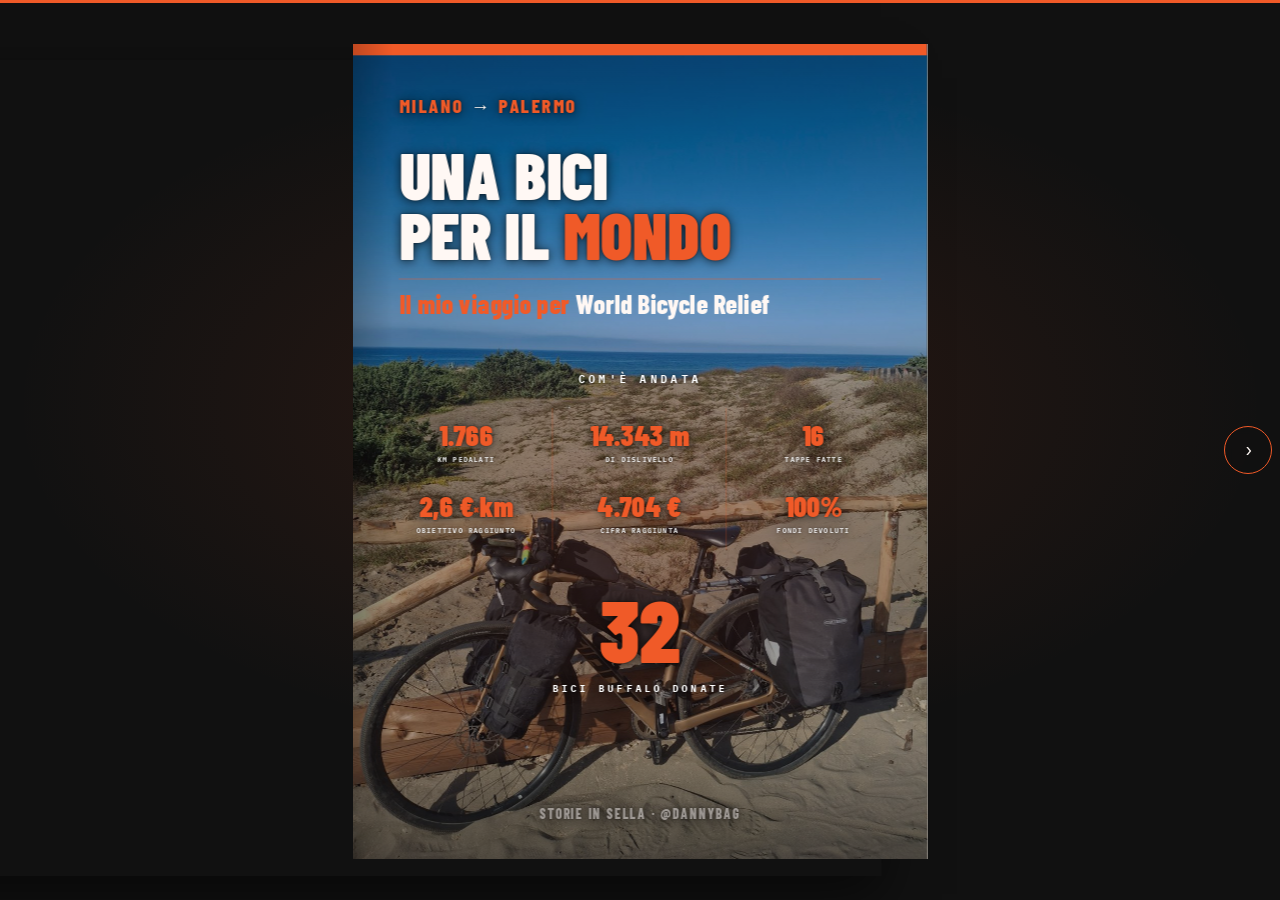
<file: rivista.html>
<!DOCTYPE html>
<html lang="it">
<head>
<meta charset="UTF-8">
<meta name="viewport" content="width=device-width, initial-scale=1.0, viewport-fit=cover">
<title>Quante Storie · Una Bici per il Mondo</title>
<meta name="description" content="La rivista da sfogliare con le storie in sella di Una Bici per il Mondo: da Milano a Palermo, tappa dopo tappa.">
<meta property="og:title" content="Quante Storie · Una Bici per il Mondo">
<meta property="og:description" content="Da Milano a Palermo in bicicletta, tappa dopo tappa. Sfogliala.">
<link rel="icon" type="image/png" href="img/BikeIconBW.png">
<link rel="preconnect" href="https://fonts.googleapis.com">
<link rel="preconnect" href="https://fonts.gstatic.com" crossorigin>
<link rel="stylesheet" href="https://fonts.googleapis.com/css2?family=Barlow+Condensed:wght@400;600;800;900&family=Barlow:wght@300;400;700&family=IBM+Plex+Mono:wght@400;500;700&family=Lora:ital,wght@0,400;0,600;1,400&display=swap">
<link rel="stylesheet" href="rivista1/rivista.css?v=5">
<style>
  [hidden] { display: none !important; }
  html, body { height: 100%; margin: 0; }
  body { background: #111; color: #FFF8F4; font-family: 'IBM Plex Mono', monospace; overflow: hidden; border-top: 3px solid #F05A28; box-sizing: border-box;
    background-image: radial-gradient(ellipse 70% 55% at 50% 45%, rgba(240,90,40,.12), transparent 70%); }
  /* la rivista occupa tutto lo schermo; su schermi larghi lascio ai lati lo spazio per le frecce */
  .stage { position: absolute; top: 3px; right: 0; bottom: 0; left: 0; display: flex; align-items: center; justify-content: center;
    padding: max(8px, env(safe-area-inset-top, 0px)) max(64px, env(safe-area-inset-right, 0px)) max(8px, env(safe-area-inset-bottom, 0px)) max(64px, env(safe-area-inset-left, 0px)); box-sizing: border-box; }
  .stage > .rv-book { flex: none; }
  .loading { color: rgba(255,248,244,.55); font-size: .8rem; letter-spacing: .1em; }
  .arrow { position: fixed; top: 50%; transform: translateY(-50%); z-index: 10; width: 48px; height: 48px; border-radius: 50%;
    border: 1.5px solid #F05A28; background: rgba(17,17,17,.6); color: #FFF8F4; font: 400 1.5rem/1 'Barlow', sans-serif;
    display: flex; align-items: center; justify-content: center; cursor: pointer; padding: 0 0 3px; -webkit-tap-highlight-color: transparent;
    backdrop-filter: blur(4px); -webkit-backdrop-filter: blur(4px); transition: opacity .2s, background .2s; }
  .arrow:hover { background: #F05A28; }
  .arrow:focus-visible { outline: 2px solid #FF8C5A; outline-offset: 3px; }
  .arrow:disabled { opacity: 0; pointer-events: none; }
  #prev { left: max(8px, env(safe-area-inset-left, 0px)); }
  #next { right: max(8px, env(safe-area-inset-right, 0px)); }
  /* telefono: pagina il più grande possibile, frecce piccole sopra il bordo */
  @media (max-width: 700px) {
    .stage { padding: max(4px, env(safe-area-inset-top, 0px)) max(4px, env(safe-area-inset-right, 0px)) max(4px, env(safe-area-inset-bottom, 0px)) max(4px, env(safe-area-inset-left, 0px)); }
    .arrow { width: 38px; height: 38px; font-size: 1.25rem; background: rgba(17,17,17,.45); top: auto; bottom: max(14px, env(safe-area-inset-bottom, 0px)); transform: none; }
    #prev { left: max(10px, env(safe-area-inset-left, 0px)); }
    #next { right: max(10px, env(safe-area-inset-right, 0px)); }
  }
</style>
</head>
<body>
<main class="stage" id="stage"><div class="loading" id="loading">Impagino la rivista…</div><div class="rv-book" id="book" role="region" aria-label="Rivista Quante Storie" hidden></div></main>
<button class="arrow" id="prev" type="button" aria-label="Pagina precedente">‹</button>
<button class="arrow" id="next" type="button" aria-label="Pagina successiva">›</button>

<script>
  // registratore: se qualcosa si rompe lo scrive sullo schermo (serve a capire i problemi sul telefono)
  var __passo = 'avvio';
  function __diag(msg) {
    var l = document.getElementById('loading'); if (!l) return;
    l.hidden = false;
    l.style.cssText = 'position:fixed;left:12px;right:12px;bottom:70px;z-index:50;background:#2a2420;border:1px solid #F05A28;color:#FFF8F4;padding:10px 12px;font:12px/1.5 monospace;white-space:pre-wrap;word-break:break-word';
    l.textContent = 'Errore rivista\npasso: ' + __passo + '\n' + msg + '\n\n' + navigator.userAgent + '\nschermo ' + innerWidth + 'x' + innerHeight + ' dpr ' + (window.devicePixelRatio || 1);
  }
  window.onerror = function (m, src, riga, col) { __diag(m + ' (' + String(src || '').split('/').pop() + ':' + riga + ':' + col + ')'); };
  window.addEventListener('unhandledrejection', function (e) { __diag('promise: ' + (e.reason && (e.reason.stack || e.reason.message) || e.reason)); });
</script>
<script src="rivista1/rivista.js?v=5"></script>
<script>
(async function () {
  const $ = id => document.getElementById(id);
  if (!window.Rivista) { __diag('rivista.js non caricato o non eseguito'); return; }
  try {
    __passo = 'preparo lo sfoglio';
    const flip = Rivista.Flip($('stage'), $('book'), { prev: $('prev'), next: $('next') });
    __passo = 'scarico rivista.json';
    const res = await fetch('rivista1/rivista.json?t=' + Date.now(), { cache: 'no-store' });
    if (!res.ok) throw new Error('rivista.json risponde ' + res.status);
    const data = await res.json();
    __passo = 'carico i caratteri';
    await Rivista.ready();
    __passo = 'misuro le foto';
    await Rivista.measure(data);
    __passo = 'impagino';
    const pages = Rivista.paginate(data).pages;
    __passo = 'mostro le pagine (' + pages.length + ')';
    $('loading').hidden = true; $('book').hidden = false;
    flip.setPages(pages, 0);
    __passo = 'controllo';
    setTimeout(function () {
      const b = $('book').getBoundingClientRect(), st = $('stage').getBoundingClientRect();
      const pronte = document.querySelectorAll('.rv-fc .pg').length;
      if (b.width < 20 || b.height < 20 || !pronte) __diag('la rivista non si vede: libro ' + Math.round(b.width) + 'x' + Math.round(b.height) + ', area ' + Math.round(st.width) + 'x' + Math.round(st.height) + ', pagine pronte ' + pronte);
    }, 1500);
  } catch (e) { __diag(e && (e.stack || e.message) || String(e)); }
})();
</script>
</body>
</html>
</file>
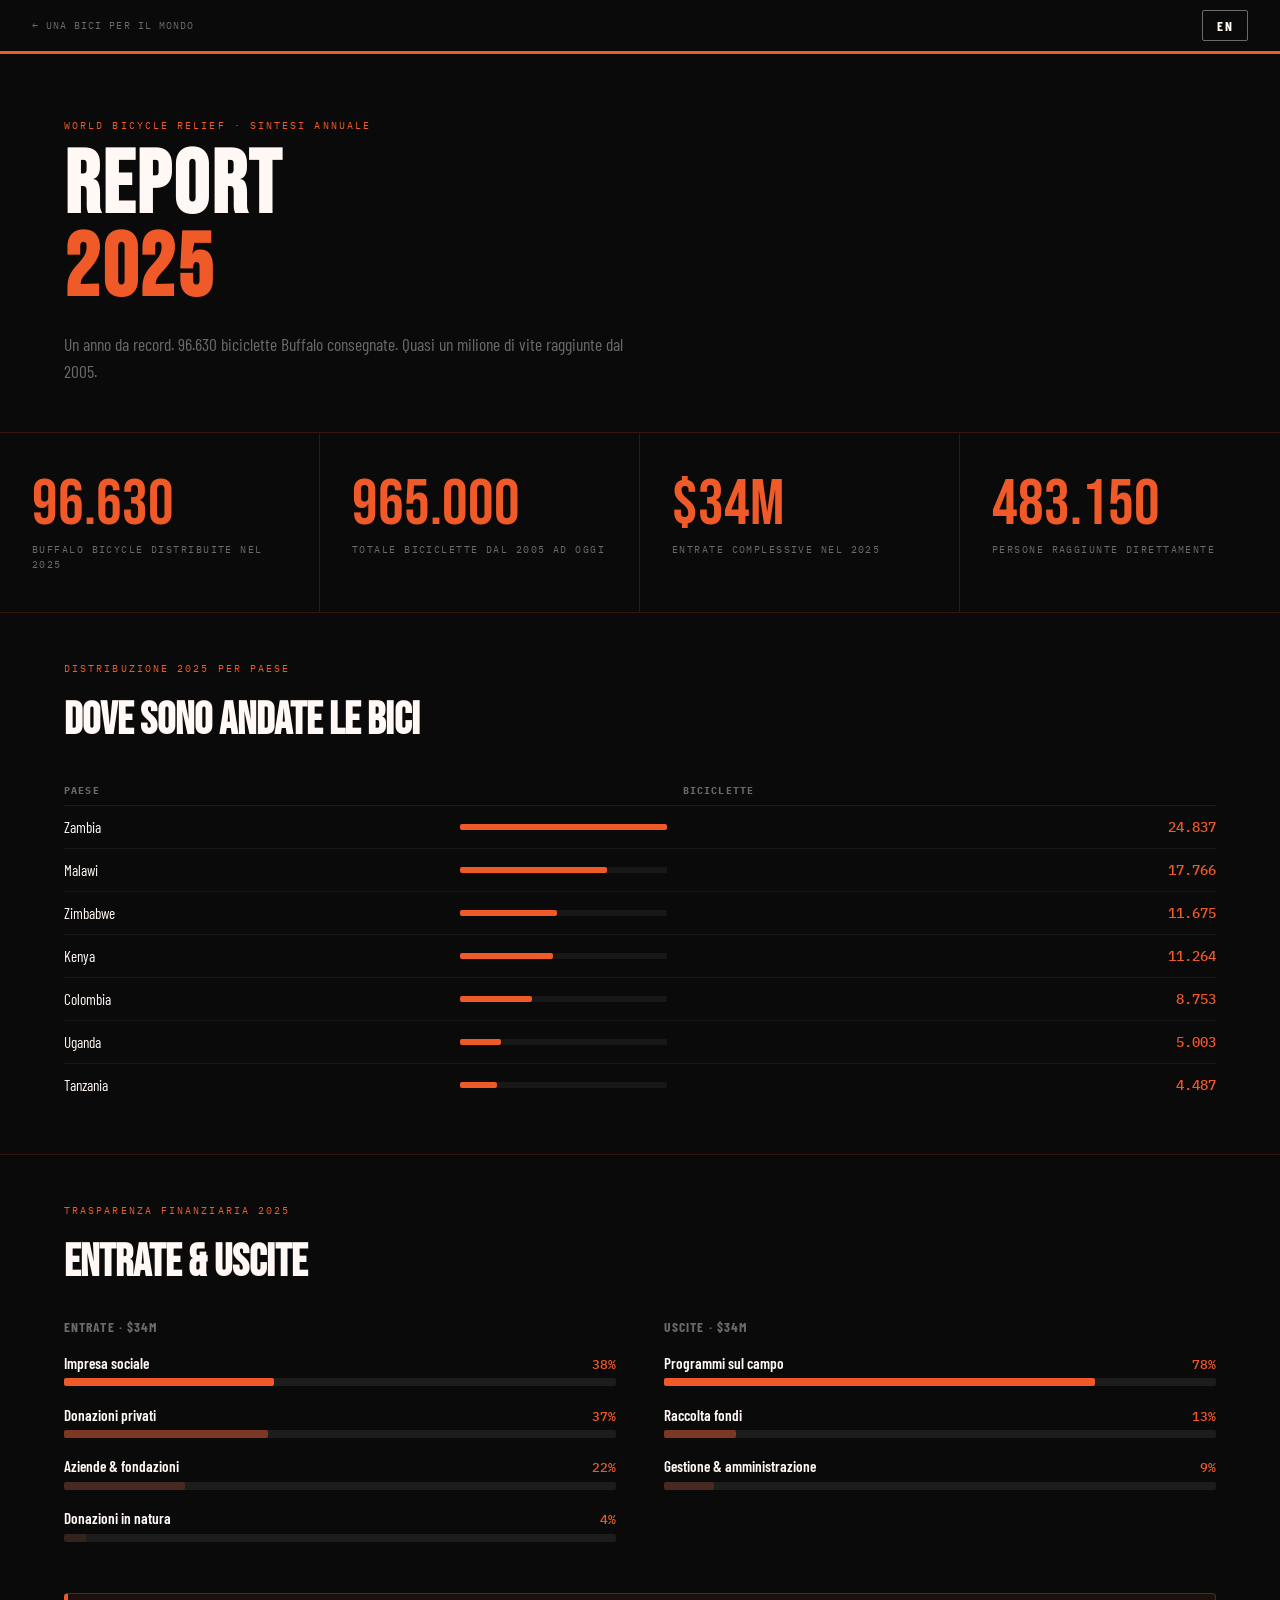
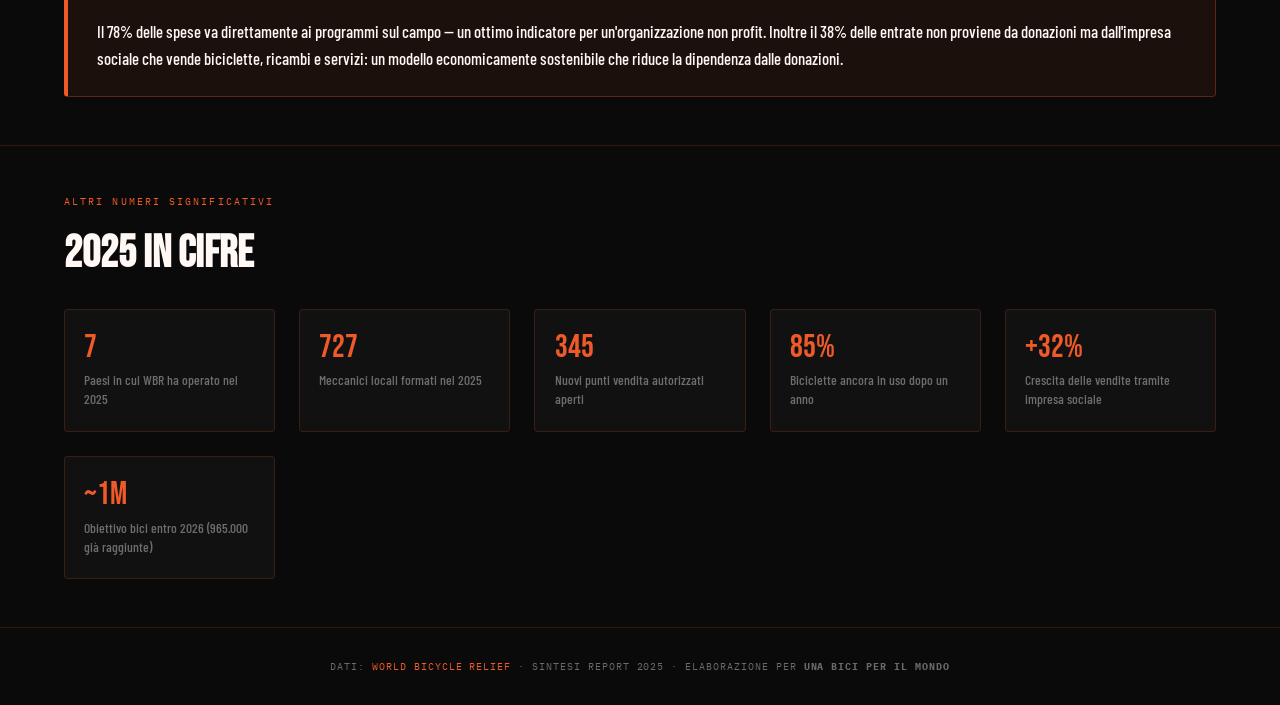
<file: wbr-report-2025.html>
<!DOCTYPE html>
<html lang="it">
<head>
<meta charset="UTF-8">
<meta name="viewport" content="width=device-width, initial-scale=1.0">
<title>World Bicycle Relief · Report 2025</title>
<link rel="preconnect" href="https://fonts.googleapis.com">
<link href="https://fonts.googleapis.com/css2?family=Bebas+Neue&family=Barlow+Condensed:wght@600;700;800;900&family=IBM+Plex+Mono:wght@400;500&display=swap" rel="stylesheet">
<style>
  :root {
    --orange: #F05A28;
    --dark:   #0A0A0A;
    --card:   #111111;
    --border: rgba(240,90,40,0.18);
    --cream:  #FFF8F4;
    --muted:  rgba(255,248,244,0.4);
    --mono:   'IBM Plex Mono', monospace;
  }
  *, *::before, *::after { box-sizing: border-box; margin: 0; padding: 0; }
  html { scroll-behavior: smooth; }
  body { background: var(--dark); color: var(--cream); font-family: 'Barlow Condensed', sans-serif; }

  /* STICKY BAR */
  .topbar {
    position: sticky; top: 0; z-index: 99;
    background: var(--dark); border-bottom: 3px solid var(--orange);
    display: flex; justify-content: space-between; align-items: center;
    padding: 0.6rem 2rem; gap: 0.75rem;
  }
  .topbar-left { display: flex; align-items: center; gap: 0.75rem; }
  .topbar-right { display: flex; align-items: center; gap: 0.75rem; }
  .back-link {
    font-family: var(--mono); font-size: 0.65rem; letter-spacing: 0.1em;
    text-transform: uppercase; color: var(--muted); text-decoration: none;
    transition: color 0.2s;
  }
  .back-link:hover { color: var(--orange); }
  .topbar-title {
    font-family: 'Bebas Neue', sans-serif; font-size: 1rem;
    letter-spacing: 0.1em; color: var(--cream);
  }
  .btn-lang {
    cursor: pointer; font-family: 'Barlow Condensed', sans-serif;
    font-weight: 700; font-size: 0.85rem; letter-spacing: 0.08em;
    background: transparent; color: var(--cream);
    border: 1px solid rgba(255,248,244,0.4); border-radius: 2px;
    padding: 0.4rem 0.9rem; appearance: none;
  }

  /* HERO */
  .hero {
    padding: 4rem 5vw 3rem;
    border-bottom: 1px solid var(--border);
  }
  .hero-eyebrow {
    font-family: var(--mono); font-size: 0.65rem; letter-spacing: 0.2em;
    text-transform: uppercase; color: var(--orange); margin-bottom: 0.8rem;
  }
  .hero-title {
    font-family: 'Bebas Neue', sans-serif;
    font-size: clamp(2.8rem, 8vw, 5.5rem);
    line-height: 0.95; letter-spacing: 0.03em;
    color: var(--cream); margin-bottom: 1.2rem;
  }
  .hero-title span { color: var(--orange); }
  .hero-sub {
    font-family: 'Barlow Condensed', sans-serif; font-size: 1.1rem;
    font-weight: 400; color: var(--muted); max-width: 560px; line-height: 1.5;
  }

  /* BIG NUMBERS */
  .big-numbers {
    display: grid;
    grid-template-columns: repeat(auto-fit, minmax(200px, 1fr));
    gap: 0;
    border-bottom: 1px solid var(--border);
  }
  .big-num {
    padding: 2.5rem 2rem;
    border-right: 1px solid var(--border);
  }
  .big-num:last-child { border-right: none; }
  .big-num-value {
    font-family: 'Bebas Neue', sans-serif;
    font-size: clamp(2.5rem, 5vw, 4rem);
    color: var(--orange); line-height: 1;
  }
  .big-num-label {
    font-family: var(--mono); font-size: 0.6rem;
    letter-spacing: 0.15em; text-transform: uppercase;
    color: var(--muted); margin-top: 0.4rem; line-height: 1.5;
  }

  /* SECTIONS */
  .section { padding: 3rem 5vw; border-bottom: 1px solid var(--border); }
  .section-label {
    font-family: var(--mono); font-size: 0.65rem; letter-spacing: 0.2em;
    text-transform: uppercase; color: var(--orange); margin-bottom: 1.5rem;
  }
  .section-title {
    font-family: 'Bebas Neue', sans-serif;
    font-size: clamp(1.8rem, 4vw, 2.8rem);
    color: var(--cream); line-height: 1; margin-bottom: 2rem;
  }

  /* BICI TABLE */
  .bici-table { width: 100%; border-collapse: collapse; }
  .bici-table th {
    font-family: var(--mono); font-size: 0.6rem; letter-spacing: 0.12em;
    text-transform: uppercase; color: var(--muted); text-align: left;
    padding: 0.5rem 0; border-bottom: 1px solid var(--border);
  }
  .bici-table td {
    padding: 0.75rem 0; border-bottom: 1px solid rgba(255,248,244,0.06);
    font-family: 'Barlow Condensed', sans-serif; font-size: 0.95rem;
  }
  .bici-table td:last-child {
    text-align: right; font-family: var(--mono); font-size: 0.85rem;
    color: var(--orange); font-weight: 500;
  }
  .bici-table tr:last-child td { border-bottom: none; }
  .bici-bar-cell { padding: 0.75rem 1rem !important; }
  .bici-bar-wrap { background: rgba(255,248,244,0.06); border-radius: 2px; height: 6px; }
  .bici-bar { background: var(--orange); height: 100%; border-radius: 2px; }

  /* PIE CHARTS via CSS bars */
  .breakdown-grid {
    display: grid; grid-template-columns: 1fr 1fr; gap: 3rem;
  }
  .breakdown-title {
    font-family: 'Barlow Condensed', sans-serif; font-weight: 700;
    font-size: 0.85rem; letter-spacing: 0.08em; text-transform: uppercase;
    color: var(--muted); margin-bottom: 1.2rem;
  }
  .bar-item { margin-bottom: 1.2rem; }
  .bar-label {
    display: flex; justify-content: space-between; align-items: baseline;
    margin-bottom: 0.35rem;
  }
  .bar-name {
    font-family: 'Barlow Condensed', sans-serif; font-size: 0.95rem;
    font-weight: 600; color: var(--cream);
  }
  .bar-pct {
    font-family: var(--mono); font-size: 0.8rem;
    font-weight: 500; color: var(--orange);
  }
  .bar-track {
    background: rgba(255,248,244,0.08); border-radius: 2px; height: 8px;
  }
  .bar-fill {
    height: 100%; border-radius: 2px;
    background: var(--orange); transition: width 1s ease;
  }
  .bar-fill.secondary { background: rgba(240,90,40,0.45); }
  .bar-fill.tertiary  { background: rgba(240,90,40,0.2); }
  .bar-fill.quaternary{ background: rgba(240,90,40,0.1); }

  /* ALTRI NUMERI */
  .stats-grid {
    display: grid; grid-template-columns: repeat(auto-fit, minmax(180px, 1fr));
    gap: 1.5rem;
  }
  .stat-card {
    background: var(--card); border: 1px solid var(--border);
    border-radius: 4px; padding: 1.4rem 1.2rem;
  }
  .stat-val {
    font-family: 'Bebas Neue', sans-serif;
    font-size: 2rem; color: var(--orange); line-height: 1;
  }
  .stat-desc {
    font-family: 'Barlow Condensed', sans-serif; font-size: 0.85rem;
    font-weight: 500; color: var(--muted); margin-top: 0.4rem; line-height: 1.4;
  }

  /* HIGHLIGHT BOX */
  .highlight {
    background: rgba(240,90,40,0.08); border: 1px solid rgba(240,90,40,0.3);
    border-left: 4px solid var(--orange);
    border-radius: 4px; padding: 1.5rem 1.8rem; margin-top: 2rem;
  }
  .highlight p {
    font-family: 'Barlow Condensed', sans-serif; font-size: 1.05rem;
    font-weight: 500; line-height: 1.6; color: var(--cream);
  }

  /* FOOTER */
  .foot {
    padding: 2rem 5vw; text-align: center;
    font-family: var(--mono); font-size: 0.6rem; letter-spacing: 0.1em;
    color: var(--muted); text-transform: uppercase;
  }
  .foot a { color: var(--orange); text-decoration: none; }

  @media (max-width: 600px) {
    .topbar { padding: 0.5rem 1rem; }
    .big-numbers { grid-template-columns: 1fr 1fr; }
    .big-num { border-right: none; border-bottom: 1px solid var(--border); }
    .breakdown-grid { grid-template-columns: 1fr; gap: 2rem; }
  }
</style>
</head>
<body>

<div class="topbar">
  <div class="topbar-left">
    <a href="/" class="back-link" data-i18n="torna_home">← Una Bici per il Mondo</a>
  </div>
  <div class="topbar-right">
    <button class="btn-lang" onclick="toggleLang()" id="lang-btn">EN</button>
  </div>
</div>

<!-- HERO -->
<div class="hero">
  <div class="hero-eyebrow" data-i18n="hero_eyebrow">World Bicycle Relief · Sintesi annuale</div>
  <h1 class="hero-title" data-i18n-html="hero_title">Report<br><span>2025</span></h1>
  <p class="hero-sub" data-i18n="hero_sub">Un anno da record. 96.630 biciclette Buffalo consegnate. Quasi un milione di vite raggiunte dal 2005.</p>
</div>

<!-- BIG NUMBERS -->
<div class="big-numbers">
  <div class="big-num">
    <div class="big-num-value">96.630</div>
    <div class="big-num-label" data-i18n="num1_label">Buffalo Bicycle<br>distribuite nel 2025</div>
  </div>
  <div class="big-num">
    <div class="big-num-value">965.000</div>
    <div class="big-num-label" data-i18n="num2_label">totale biciclette<br>dal 2005 ad oggi</div>
  </div>
  <div class="big-num">
    <div class="big-num-value">$34M</div>
    <div class="big-num-label" data-i18n="num3_label">entrate complessive<br>nel 2025</div>
  </div>
  <div class="big-num">
    <div class="big-num-value">483.150</div>
    <div class="big-num-label" data-i18n="num4_label">persone raggiunte<br>direttamente</div>
  </div>
</div>

<!-- BICICLETTE PER PAESE -->
<div class="section">
  <div class="section-label" data-i18n="paesi_label">Distribuzione 2025 per paese</div>
  <h2 class="section-title" data-i18n="paesi_title">Dove sono andate le bici</h2>
  <table class="bici-table">
    <thead>
      <tr>
        <th data-i18n="th_paese">Paese</th>
        <th></th>
        <th data-i18n="th_bici">Biciclette</th>
      </tr>
    </thead>
    <tbody>
      <tr>
        <td>Zambia</td>
        <td class="bici-bar-cell"><div class="bici-bar-wrap"><div class="bici-bar" style="width:100%"></div></div></td>
        <td>24.837</td>
      </tr>
      <tr>
        <td>Malawi</td>
        <td class="bici-bar-cell"><div class="bici-bar-wrap"><div class="bici-bar" style="width:71%"></div></div></td>
        <td>17.766</td>
      </tr>
      <tr>
        <td>Zimbabwe</td>
        <td class="bici-bar-cell"><div class="bici-bar-wrap"><div class="bici-bar" style="width:47%"></div></div></td>
        <td>11.675</td>
      </tr>
      <tr>
        <td>Kenya</td>
        <td class="bici-bar-cell"><div class="bici-bar-wrap"><div class="bici-bar" style="width:45%"></div></div></td>
        <td>11.264</td>
      </tr>
      <tr>
        <td>Colombia</td>
        <td class="bici-bar-cell"><div class="bici-bar-wrap"><div class="bici-bar" style="width:35%"></div></div></td>
        <td>8.753</td>
      </tr>
      <tr>
        <td>Uganda</td>
        <td class="bici-bar-cell"><div class="bici-bar-wrap"><div class="bici-bar" style="width:20%"></div></div></td>
        <td>5.003</td>
      </tr>
      <tr>
        <td>Tanzania</td>
        <td class="bici-bar-cell"><div class="bici-bar-wrap"><div class="bici-bar" style="width:18%"></div></div></td>
        <td>4.487</td>
      </tr>
    </tbody>
  </table>
</div>

<!-- ENTRATE E USCITE -->
<div class="section">
  <div class="section-label" data-i18n="finanze_label">Trasparenza finanziaria 2025</div>
  <h2 class="section-title" data-i18n="finanze_title">Entrate & uscite</h2>
  <div class="breakdown-grid">
    <div>
      <div class="breakdown-title" data-i18n="entrate_title">Entrate · $34M</div>
      <div class="bar-item">
        <div class="bar-label">
          <span class="bar-name" data-i18n="e1">Impresa sociale</span>
          <span class="bar-pct">38%</span>
        </div>
        <div class="bar-track"><div class="bar-fill" style="width:38%"></div></div>
      </div>
      <div class="bar-item">
        <div class="bar-label">
          <span class="bar-name" data-i18n="e2">Donazioni privati</span>
          <span class="bar-pct">37%</span>
        </div>
        <div class="bar-track"><div class="bar-fill secondary" style="width:37%"></div></div>
      </div>
      <div class="bar-item">
        <div class="bar-label">
          <span class="bar-name" data-i18n="e3">Aziende & fondazioni</span>
          <span class="bar-pct">22%</span>
        </div>
        <div class="bar-track"><div class="bar-fill tertiary" style="width:22%"></div></div>
      </div>
      <div class="bar-item">
        <div class="bar-label">
          <span class="bar-name" data-i18n="e4">Donazioni in natura</span>
          <span class="bar-pct">4%</span>
        </div>
        <div class="bar-track"><div class="bar-fill quaternary" style="width:4%"></div></div>
      </div>
    </div>
    <div>
      <div class="breakdown-title" data-i18n="uscite_title">Uscite · $34M</div>
      <div class="bar-item">
        <div class="bar-label">
          <span class="bar-name" data-i18n="u1">Programmi sul campo</span>
          <span class="bar-pct">78%</span>
        </div>
        <div class="bar-track"><div class="bar-fill" style="width:78%"></div></div>
      </div>
      <div class="bar-item">
        <div class="bar-label">
          <span class="bar-name" data-i18n="u2">Raccolta fondi</span>
          <span class="bar-pct">13%</span>
        </div>
        <div class="bar-track"><div class="bar-fill secondary" style="width:13%"></div></div>
      </div>
      <div class="bar-item">
        <div class="bar-label">
          <span class="bar-name" data-i18n="u3">Gestione & amministrazione</span>
          <span class="bar-pct">9%</span>
        </div>
        <div class="bar-track"><div class="bar-fill tertiary" style="width:9%"></div></div>
      </div>
    </div>
  </div>
  <div class="highlight">
    <p data-i18n="highlight_text">Il 78% delle spese va direttamente ai programmi sul campo — un ottimo indicatore per un'organizzazione non profit. Inoltre il 38% delle entrate non proviene da donazioni ma dall'impresa sociale che vende biciclette, ricambi e servizi: un modello economicamente sostenibile che riduce la dipendenza dalle donazioni.</p>
  </div>
</div>

<!-- ALTRI NUMERI -->
<div class="section">
  <div class="section-label" data-i18n="altri_label">Altri numeri significativi</div>
  <h2 class="section-title" data-i18n="altri_title">2025 in cifre</h2>
  <div class="stats-grid">
    <div class="stat-card">
      <div class="stat-val">7</div>
      <div class="stat-desc" data-i18n="s1">Paesi in cui WBR ha operato nel 2025</div>
    </div>
    <div class="stat-card">
      <div class="stat-val">727</div>
      <div class="stat-desc" data-i18n="s2">Meccanici locali formati nel 2025</div>
    </div>
    <div class="stat-card">
      <div class="stat-val">345</div>
      <div class="stat-desc" data-i18n="s3">Nuovi punti vendita autorizzati aperti</div>
    </div>
    <div class="stat-card">
      <div class="stat-val">85%</div>
      <div class="stat-desc" data-i18n="s4">Biciclette ancora in uso dopo un anno</div>
    </div>
    <div class="stat-card">
      <div class="stat-val">+32%</div>
      <div class="stat-desc" data-i18n="s5">Crescita delle vendite tramite impresa sociale</div>
    </div>
    <div class="stat-card">
      <div class="stat-val">~1M</div>
      <div class="stat-desc" data-i18n="s6">Obiettivo bici entro 2026 (965.000 già raggiunte)</div>
    </div>
  </div>
</div>

<!-- FOOTER -->
<div class="foot">
  <p data-i18n-html="foot_text">Dati: <a href="https://worldbicyclerelief.org" target="_blank">World Bicycle Relief</a> · Sintesi Report 2025 · Elaborazione per <strong>Una Bici per il Mondo</strong></p>
</div>

<script>
  const I18N = {
    it: {
      torna_home: '← Una Bici per il Mondo',
      hero_eyebrow: 'World Bicycle Relief · Sintesi annuale',
      hero_title: 'Report<br><span style="color:var(--orange)">2025</span>',
      hero_sub: 'Un anno da record. 96.630 biciclette Buffalo consegnate. Quasi un milione di vite raggiunte dal 2005.',
      num1_label: 'Buffalo Bicycle\ndistribuite nel 2025',
      num2_label: 'totale biciclette\ndal 2005 ad oggi',
      num3_label: 'entrate complessive\nnel 2025',
      num4_label: 'persone raggiunte\ndirettamente',
      paesi_label: 'Distribuzione 2025 per paese',
      paesi_title: 'Dove sono andate le bici',
      th_paese: 'Paese',
      th_bici: 'Biciclette',
      finanze_label: 'Trasparenza finanziaria 2025',
      finanze_title: 'Entrate & uscite',
      entrate_title: 'Entrate · $34M',
      e1: 'Impresa sociale',
      e2: 'Donazioni privati',
      e3: 'Aziende & fondazioni',
      e4: 'Donazioni in natura',
      uscite_title: 'Uscite · $34M',
      u1: 'Programmi sul campo',
      u2: 'Raccolta fondi',
      u3: 'Gestione & amministrazione',
      highlight_text: 'Il 78% delle spese va direttamente ai programmi sul campo — un ottimo indicatore per un\'organizzazione non profit. Inoltre il 38% delle entrate non proviene da donazioni ma dall\'impresa sociale che vende biciclette, ricambi e servizi: un modello economicamente sostenibile che riduce la dipendenza dalle donazioni.',
      altri_label: 'Altri numeri significativi',
      altri_title: '2025 in cifre',
      s1: 'Paesi in cui WBR ha operato nel 2025',
      s2: 'Meccanici locali formati nel 2025',
      s3: 'Nuovi punti vendita autorizzati aperti',
      s4: 'Biciclette ancora in uso dopo un anno',
      s5: 'Crescita delle vendite tramite impresa sociale',
      s6: 'Obiettivo bici entro 2026 (965.000 già raggiunte)',
      foot_text: 'Dati: <a href="https://worldbicyclerelief.org" target="_blank">World Bicycle Relief</a> · Sintesi Report 2025 · Elaborazione per <strong>Una Bici per il Mondo</strong>'
    },
    en: {
      torna_home: '← One Bike for the World',
      hero_eyebrow: 'World Bicycle Relief · Annual Summary',
      hero_title: 'Report<br><span style="color:var(--orange)">2025</span>',
      hero_sub: 'A record year. 96,630 Buffalo bicycles delivered. Nearly one million lives reached since 2005.',
      num1_label: 'Buffalo Bicycles\ndelivered in 2025',
      num2_label: 'total bicycles\nsince 2005',
      num3_label: 'total revenue\nin 2025',
      num4_label: 'people reached\ndirectly',
      paesi_label: '2025 distribution by country',
      paesi_title: 'Where the bikes went',
      th_paese: 'Country',
      th_bici: 'Bicycles',
      finanze_label: 'Financial transparency 2025',
      finanze_title: 'Revenue & expenses',
      entrate_title: 'Revenue · $34M',
      e1: 'Social enterprise',
      e2: 'Individual donations',
      e3: 'Companies & foundations',
      e4: 'In-kind donations',
      uscite_title: 'Expenses · $34M',
      u1: 'Field programmes',
      u2: 'Fundraising',
      u3: 'Management & administration',
      highlight_text: '78% of expenses go directly to field programmes — a strong indicator for a non-profit. Furthermore, 38% of revenue comes not from donations but from the social enterprise selling bicycles, parts and services: a financially sustainable model that reduces dependence on donations alone.',
      altri_label: 'Other significant figures',
      altri_title: '2025 by the numbers',
      s1: 'Countries where WBR operated in 2025',
      s2: 'Local mechanics trained in 2025',
      s3: 'New authorised service points opened',
      s4: 'Bicycles still in use after one year',
      s5: 'Growth in social enterprise bicycle sales',
      s6: 'Bicycle target by 2026 (965,000 already reached)',
      foot_text: 'Data: <a href="https://worldbicyclerelief.org" target="_blank">World Bicycle Relief</a> · 2025 Annual Summary · Edited for <strong>One Bike for the World</strong>'
    }
  };

  function applyLang(lang) {
    document.documentElement.lang = lang;
    document.querySelectorAll('[data-i18n]').forEach(el => {
      const k = el.getAttribute('data-i18n');
      if (I18N[lang][k] !== undefined) el.textContent = I18N[lang][k];
    });
    document.querySelectorAll('[data-i18n-html]').forEach(el => {
      const k = el.getAttribute('data-i18n-html');
      if (I18N[lang][k] !== undefined) el.innerHTML = I18N[lang][k];
    });
    document.getElementById('lang-btn').textContent = lang === 'it' ? 'EN' : 'IT';
    localStorage.setItem('wbr-report-lang', lang);
  }

  function toggleLang() {
    const curr = localStorage.getItem('wbr-report-lang') || 'it';
    applyLang(curr === 'it' ? 'en' : 'it');
  }

  // Inizializza con la stessa lingua del sito principale se disponibile
  document.addEventListener('DOMContentLoaded', () => {
    const lang = localStorage.getItem('site-lang') || localStorage.getItem('wbr-report-lang') || 'it';
    applyLang(lang);
  });
</script>
</body>
</html>
</file>
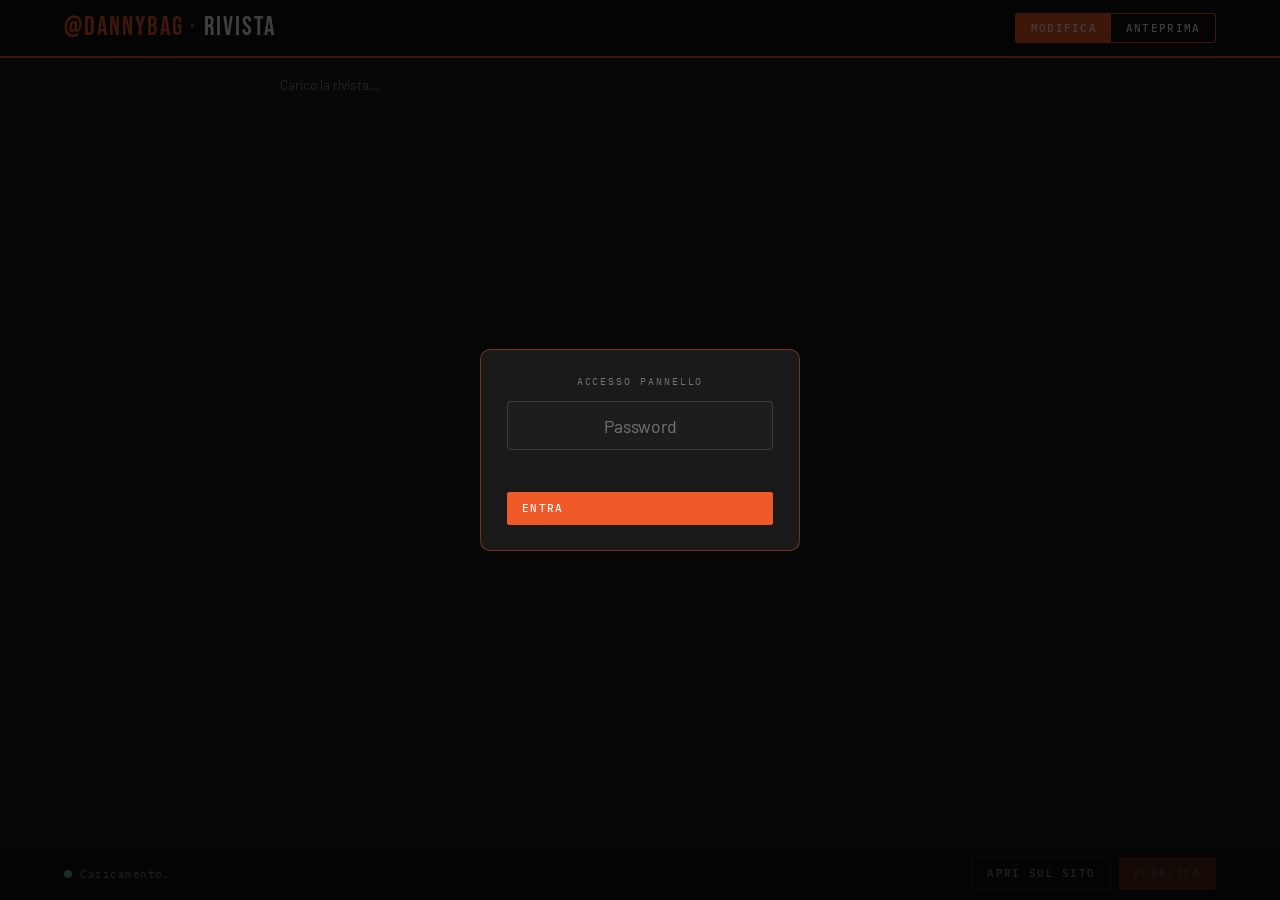
<file: rivista1/admin-rivista.html>
<!DOCTYPE html>
<html lang="it">
<head>
<meta charset="UTF-8">
<meta name="viewport" content="width=device-width, initial-scale=1.0, viewport-fit=cover">
<title>@dannybag · Admin Rivista</title>
<meta name="robots" content="noindex">
<link rel="icon" type="image/png" href="../img/BikeIconBW.png">
<link rel="preconnect" href="https://fonts.googleapis.com">
<link rel="preconnect" href="https://fonts.gstatic.com" crossorigin>
<link rel="stylesheet" href="https://fonts.googleapis.com/css2?family=Bebas+Neue&family=Barlow+Condensed:wght@400;600;800;900&family=Barlow:wght@300;400;600;700&family=IBM+Plex+Mono:wght@400;500;700&family=Lora:ital,wght@0,400;0,600;1,400&display=swap">
<link rel="stylesheet" href="rivista.css?v=5">
<style>
  :root { --orange:#F05A28; --orange-l:#FF8C5A; --dark:#1A1A1A; --panel:#111; --line:rgba(255,248,244,.14); --cream:#FFF8F4; --muted:rgba(255,248,244,.5); --mono:'IBM Plex Mono',monospace; --green:#5FBF7A; --warn:#f2b84b; }
  [hidden] { display:none !important; }
  * { box-sizing:border-box; }
  html, body { height:100%; margin:0; }
  body { background:var(--dark); color:var(--cream); font-family:'Barlow',sans-serif; display:flex; flex-direction:column; overflow:hidden; }
  .header { background:#111; border-bottom:2px solid var(--orange); padding:.8rem max(16px, 5vw); display:flex; align-items:center; justify-content:space-between; flex-wrap:wrap; gap:.6rem; }
  .header-title { font-family:'Bebas Neue',sans-serif; font-size:1.6rem; letter-spacing:.08em; color:var(--orange); line-height:1; }
  .header-title span { color:var(--cream); }
  .tabs { display:flex; border:1.5px solid var(--orange); border-radius:2px; overflow:hidden; }
  .tabs button { border:0; border-radius:0; padding:.55rem .9rem; }
  .tabs button[aria-pressed="true"] { background:var(--orange); }
  button, .btn { font:500 .68rem/1 var(--mono); letter-spacing:.12em; text-transform:uppercase; color:var(--cream); background:transparent; border:1.5px solid var(--orange); padding:.62rem .9rem; border-radius:2px; cursor:pointer; display:inline-flex; align-items:center; gap:6px; position:relative; }
  button:hover, .btn:hover { background:rgba(240,90,40,.16); }
  button:focus-visible, .btn:focus-within, input:focus-visible, textarea:focus-visible, select:focus-visible { outline:2px solid var(--orange-l); outline-offset:2px; }
  button:disabled { opacity:.3; cursor:default; background:transparent; }
  button.quiet { border-color:var(--line); color:var(--muted); }
  button.quiet:hover { color:var(--cream); background:transparent; border-color:var(--muted); }
  button.danger { border-color:var(--line); color:var(--muted); }
  button.danger.armed { background:var(--orange); border-color:var(--orange); color:var(--cream); }
  button.solid { background:var(--orange); }
  .btn input[type=file] { position:absolute; width:1px; height:1px; opacity:0; }

  main { flex:1; min-height:0; }
  #vista-modifica { overflow-y:auto; -webkit-overflow-scrolling:touch; padding:0 max(16px, 5vw); }
  #vista-anteprima { display:flex; flex-direction:column; background:#111; background-image:radial-gradient(ellipse 70% 55% at 50% 45%, rgba(240,90,40,.1), transparent 70%); }
  .ed { max-width:720px; margin:0 auto; padding:16px 0 120px; display:grid; gap:14px; }
  .note { font-size:.85rem; line-height:1.55; color:var(--muted); }
  .note b { color:var(--cream); font-weight:600; }
  .token-box { background:#111; border:1px solid rgba(240,90,40,.3); border-radius:4px; padding:1rem; display:grid; gap:.6rem; }
  .card { background:#111; border:1px solid var(--line); border-radius:4px; }
  .card > summary { list-style:none; cursor:pointer; padding:14px 16px; display:flex; align-items:baseline; gap:10px; flex-wrap:wrap; }
  .card > summary::-webkit-details-marker { display:none; }
  .card > summary::after { content:"+"; margin-left:auto; color:var(--orange); font-size:1.2rem; line-height:1; }
  .card[open] > summary::after { content:"–"; }
  .card > summary h3 { margin:0; font-family:'Barlow Condensed',sans-serif; font-weight:800; font-size:1.25rem; text-transform:uppercase; letter-spacing:.02em; }
  .card > summary .sub { font-family:var(--mono); font-size:.62rem; color:var(--muted); letter-spacing:.06em; }
  .card > summary .off { font-family:var(--mono); font-size:.58rem; letter-spacing:.12em; text-transform:uppercase; color:var(--warn); border:1px solid var(--warn); padding:2px 6px; border-radius:2px; }
  .card .in { padding:0 16px 16px; display:grid; gap:14px; }
  .grp { display:grid; gap:10px; }
  .grp-title { font-family:'Barlow Condensed',sans-serif; font-weight:800; font-size:.95rem; text-transform:uppercase; letter-spacing:.12em; color:var(--orange); margin-top:6px; }
  .row { display:grid; grid-template-columns:repeat(auto-fit, minmax(130px, 1fr)); gap:10px; }
  .row2 { display:grid; grid-template-columns:1fr 1.6fr; gap:8px; }
  label.f { display:grid; gap:5px; min-width:0; }
  label.f > span { font-family:var(--mono); font-size:.6rem; letter-spacing:.12em; text-transform:uppercase; color:var(--muted); }
  label.chk { display:flex; align-items:center; gap:10px; font-family:var(--mono); font-size:.7rem; letter-spacing:.06em; }
  label.chk input { width:20px; height:20px; accent-color:var(--orange); }
  input[type=text], input[type=password], textarea, select { width:100%; background:#1d1d1d; color:var(--cream); border:1px solid var(--line); border-radius:4px; padding:.65rem .75rem; font:16px/1.5 'Barlow',sans-serif; outline:none; }
  textarea { resize:vertical; min-height:4.5em; font-family:'Lora',Georgia,serif; }
  textarea.short { min-height:2.6em; }
  .help { font-family:var(--mono); font-size:.6rem; color:var(--muted); letter-spacing:.03em; line-height:1.5; }
  .photo { display:grid; grid-template-columns:96px 1fr; gap:12px; align-items:start; }
  .thumb { width:96px; height:96px; border-radius:3px; background:#222 center/cover no-repeat; border:1px solid var(--line); display:flex; align-items:center; justify-content:center; font-family:var(--mono); font-size:.55rem; color:var(--muted); text-align:center; }
  .photo .side { display:grid; gap:8px; min-width:0; }
  .btns { display:flex; flex-wrap:wrap; gap:8px; }
  .blk { border:1px solid var(--line); border-left:3px solid var(--line); border-radius:3px; padding:10px 12px; display:grid; gap:8px; background:rgba(255,255,255,.02); }
  .blk[data-t="foto"] { border-left-color:var(--orange-l); }
  .blk[data-t="citazione"] { border-left-color:var(--orange); }
  .blk[data-t="versi"] { border-left-color:#b9a28c; }
  .blk-head { display:flex; align-items:center; gap:8px; }
  .blk-head .lab { font-family:var(--mono); font-size:.6rem; letter-spacing:.16em; text-transform:uppercase; color:var(--muted); margin-right:auto; }
  .blk-head button { padding:.42rem .6rem; }
  .add { display:flex; justify-content:center; }
  .add > button { border-style:dashed; border-color:var(--line); color:var(--muted); padding:.4rem .8rem; }
  .add-menu { display:flex; flex-wrap:wrap; gap:8px; justify-content:center; }
  .foot { display:flex; flex-wrap:wrap; gap:8px; }
  .banner { background:#2a2420; border:1px solid var(--warn); padding:12px 14px; border-radius:4px; font-size:.85rem; line-height:1.5; display:grid; gap:10px; }

  .savebar { position:fixed; left:0; right:0; bottom:0; background:#111; border-top:1px solid var(--line); padding:10px max(16px, 5vw) max(10px, env(safe-area-inset-bottom, 0px)); display:flex; align-items:center; justify-content:space-between; gap:10px; z-index:20; }
  .status { font-family:var(--mono); font-size:.66rem; letter-spacing:.05em; color:var(--muted); display:flex; align-items:center; gap:8px; min-width:0; }
  .status::before { content:""; flex:none; width:8px; height:8px; border-radius:50%; background:var(--muted); }
  .status[data-s="ok"]::before { background:var(--green); }
  .status[data-s="dirty"]::before, .status[data-s="saving"]::before { background:var(--warn); }
  .status[data-s="err"]::before { background:var(--orange); }

  .stage { flex:1; min-height:0; display:flex; align-items:center; justify-content:center; padding:10px 16px 0; }
  .bar { display:flex; align-items:center; justify-content:center; gap:12px; padding:10px 16px 80px; flex-wrap:wrap; }
  .count { font-family:var(--mono); font-size:.76rem; letter-spacing:.1em; color:var(--muted); min-width:6.5em; text-align:center; }
  .count b { color:var(--cream); font-weight:500; }

  .overlay { position:fixed; inset:0; background:rgba(0,0,0,.75); z-index:50; display:flex; align-items:center; justify-content:center; padding:16px; }
  .box { background:#1A1A1A; border:1px solid rgba(240,90,40,.4); border-radius:10px; padding:1.6rem; width:100%; max-width:320px; text-align:center; display:grid; gap:.8rem; }
  .box .t { font-family:var(--mono); font-size:.6rem; letter-spacing:.2em; text-transform:uppercase; color:rgba(255,248,244,.4); }
  .box input { text-align:center; font-size:1.1rem; }
  .box .err { font-family:var(--mono); font-size:.6rem; color:var(--orange); min-height:1rem; }
  .picker { background:#1A1A1A; border:1px solid rgba(240,90,40,.4); border-radius:8px; width:100%; max-width:760px; max-height:88vh; display:flex; flex-direction:column; }
  .picker-head { padding:12px 14px; display:grid; gap:10px; border-bottom:1px solid var(--line); }
  .picker-grid { padding:12px 14px; overflow-y:auto; display:grid; grid-template-columns:repeat(auto-fill, minmax(96px, 1fr)); gap:8px; }
  .picker-grid button { padding:0; border:2px solid transparent; aspect-ratio:1; background:#222 center/cover no-repeat; border-radius:3px; }
  .picker-grid button:hover { border-color:var(--orange); }
  .toast { position:fixed; left:50%; bottom:calc(70px + env(safe-area-inset-bottom, 0px)); transform:translateX(-50%); background:#2a2420; border:1px solid var(--orange); color:var(--cream); padding:10px 14px; font-family:var(--mono); font-size:.7rem; border-radius:3px; max-width:calc(100% - 32px); z-index:60; }
  @media (max-width:560px) { .header-title { font-size:1.3rem; } button, .btn { padding:.58rem .72rem; } }
</style>
</head>
<body>

<!-- ACCESSO: stessa password del menu della home -->
<div class="overlay" id="gate" hidden>
  <div class="box">
    <div class="t">Accesso pannello</div>
    <input id="pwd" type="password" placeholder="Password" autocomplete="current-password">
    <div class="err" id="pwd-err"></div>
    <button class="solid" id="pwd-ok" type="button">Entra</button>
  </div>
</div>

<div class="header">
  <div class="header-title">@DANNYBAG · <span>Rivista</span></div>
  <div class="tabs">
    <button type="button" id="tab-mod" aria-pressed="true">Modifica</button>
    <button type="button" id="tab-ant" aria-pressed="false">Anteprima</button>
  </div>
</div>

<main id="vista-modifica"><div class="ed" id="ed"><div class="note">Carico la rivista…</div></div></main>
<main id="vista-anteprima" hidden>
  <div class="stage" id="stage"><div class="rv-book" id="book"></div></div>
  <div class="bar">
    <button id="prev" type="button" aria-label="Pagina precedente">← Indietro</button>
    <div class="count" id="count"></div>
    <button id="next" type="button" aria-label="Pagina successiva">Avanti →</button>
  </div>
</main>

<div class="savebar">
  <div class="status" id="status" data-s="ok">Caricamento…</div>
  <div class="btns">
    <a class="btn quiet" href="../rivista.html" target="_blank" style="border-color:var(--line);color:var(--muted);text-decoration:none">Apri sul sito</a>
    <button class="solid" id="save" type="button" disabled>Pubblica</button>
  </div>
</div>

<div class="overlay" id="picker" hidden>
  <div class="picker" role="dialog" aria-label="Scegli una foto dal diario">
    <div class="picker-head">
      <div style="display:flex;justify-content:space-between;align-items:center;gap:10px"><b style="font-family:'Barlow Condensed',sans-serif;font-weight:800;text-transform:uppercase;letter-spacing:.06em">Foto dal diario</b><button type="button" class="quiet" id="picker-close">Chiudi</button></div>
      <select id="picker-entry" aria-label="Voce del diario"></select>
    </div>
    <div class="picker-grid" id="picker-grid"></div>
  </div>
</div>

<script src="rivista.js?v=5"></script>
<script>
(function () {
  'use strict';
  const REPO = 'dannybag/inbiciperilmondo';
  const FILE = 'rivista1/rivista.json';   // percorso nel repo
  const DRAFT = 'rivista-bozza';
  const $ = id => document.getElementById(id);
  const esc = s => String(s ?? '').replace(/[&<>"']/g, c => ({ '&': '&amp;', '<': '&lt;', '>': '&gt;', '"': '&quot;', "'": '&#39;' }[c]));

  /* ---------- accesso: stessa password e stessa durata del menu della home ---------- */
  const _k = [73,112,114,108,57,55,57,61];
  const _chk = s => s.length === _k.length && [...s].every((c, i) => c.charCodeAt(0) + 7 === _k[i]);
  const AUTH = 20 * 60 * 1000;
  const authed = () => { try { const t = localStorage.getItem('auth-ts'); return t && Date.now() - parseInt(t) < AUTH; } catch (_) { return false; } };
  function gate() {
    return new Promise(ok => {
      if (authed()) return ok();
      $('gate').hidden = false; setTimeout(() => $('pwd').focus(), 50);
      const go = () => {
        if (_chk($('pwd').value)) { try { localStorage.setItem('auth-ts', Date.now()); } catch (_) {} $('gate').hidden = true; ok(); }
        else { $('pwd-err').textContent = '✗ Password errata'; $('pwd').value = ''; $('pwd').focus(); }
      };
      $('pwd-ok').onclick = go; $('pwd').onkeydown = e => { if (e.key === 'Enter') go(); };
    });
  }

  /* ---------- GitHub: stesso token del diario ---------- */
  const getToken = () => { try { return localStorage.getItem('gh_token_diario') || ''; } catch (_) { return ''; } };
  const gh = () => ({ 'Authorization': 'token ' + getToken(), 'Accept': 'application/vnd.github+json' });
  const utf8ToB64 = s => btoa(unescape(encodeURIComponent(s)));
  const b64ToUtf8 = b => decodeURIComponent(escape(atob(b.replace(/\n/g, ''))));
  const blobToB64 = blob => new Promise((ok, ko) => { const r = new FileReader(); r.onload = () => ok(r.result.split(',')[1]); r.onerror = ko; r.readAsDataURL(blob); });

  async function readRemote() {
    if (getToken()) {
      const r = await fetch(`https://api.github.com/repos/${REPO}/contents/${FILE}?t=${Date.now()}`, { headers: gh(), cache: 'no-store' });
      if (r.ok) return JSON.parse(b64ToUtf8((await r.json()).content));
    }
    const r = await fetch('rivista.json?t=' + Date.now(), { cache: 'no-store' });
    if (!r.ok) throw new Error('rivista.json non trovato');
    return r.json();
  }
  // un solo commit con rivista.json e le foto nuove: un solo deploy di Pages
  async function commit(files, message) {
    const api = p => `https://api.github.com/repos/${REPO}/git/${p}`;
    const j = async (r, what) => { if (!r.ok) { const e = await r.json().catch(() => ({})); throw new Error(what + ': ' + (e.message || r.status)); } return r.json(); };
    const parent = (await j(await fetch(api('ref/heads/main'), { headers: gh() }), 'lettura branch')).object.sha;
    const baseTree = (await j(await fetch(api('commits/' + parent), { headers: gh() }), 'lettura commit')).tree.sha;
    const tree = await Promise.all(files.map(async f => {
      const b = await j(await fetch(api('blobs'), { method: 'POST', headers: gh(), body: JSON.stringify({ content: f.b64, encoding: 'base64' }) }), 'caricamento ' + f.path);
      return { path: f.path, mode: '100644', type: 'blob', sha: b.sha };
    }));
    const t = await j(await fetch(api('trees'), { method: 'POST', headers: gh(), body: JSON.stringify({ base_tree: baseTree, tree }) }), 'creazione tree');
    const c = await j(await fetch(api('commits'), { method: 'POST', headers: gh(), body: JSON.stringify({ message, tree: t.sha, parents: [parent] }) }), 'creazione commit');
    await j(await fetch(api('refs/heads/main'), { method: 'PATCH', headers: gh(), body: JSON.stringify({ sha: c.sha }) }), 'aggiornamento branch');
  }

  /* ---------- stato ---------- */
  let data = null, diario = [], pending = {}, local = {}, dirty = false, saving = false;
  const SITO = p => !p || /^(https?:|blob:|data:|\/)/.test(p) ? p : '../' + p;   // percorsi del sito visti da rivista1/
  const urlOf = p => !p ? '' : (local[p] || SITO(p));
  const open = new Set(['copertina']);
  function toast(m, ms) { const t = document.createElement('div'); t.className = 'toast'; t.setAttribute('role', 'status'); t.textContent = m; document.body.appendChild(t); setTimeout(() => t.remove(), ms || 3500); }
  function setStatus(s, txt) { $('status').dataset.s = s; $('status').textContent = txt; }
  function changed() {
    dirty = true; $('save').disabled = !getToken(); setStatus('dirty', 'Modifiche non ancora pubblicate');
    clearTimeout(changed.t); changed.t = setTimeout(() => { try { localStorage.setItem(DRAFT, JSON.stringify({ at: Date.now(), data })); } catch (_) {} }, 500);
  }
  window.addEventListener('beforeunload', e => { if (dirty) { e.preventDefault(); e.returnValue = ''; } });

  function getP(path) { return path.split('.').reduce((o, k) => o == null ? o : o[k], data); }
  function setP(path, v) { const ks = path.split('.'); const last = ks.pop(); ks.reduce((o, k) => o[k], data)[last] = v; }

  /* ---------- editor ---------- */
  const fld = (path, label, o = {}) => {
    const v = esc(getP(path) ?? ''); const help = o.help ? `<span class="help">${o.help}</span>` : '';
    if (o.area) return `<label class="f"><span>${label}</span><textarea data-path="${path}" class="${o.short ? 'short' : ''}" rows="${o.rows || 3}">${v}</textarea>${help}</label>`;
    return `<label class="f"><span>${label}</span><input type="text" data-path="${path}" value="${v}" autocomplete="off">${help}</label>`;
  };
  const chk = (path, label) => `<label class="chk"><input type="checkbox" data-path="${path}"${getP(path) !== false ? ' checked' : ''}> ${label}</label>`;
  const photo = (path, capPath, entry) => {
    const src = getP(path);
    return `<div class="photo"><div class="thumb"${src ? ` style="background-image:url('${urlOf(src)}')"` : ''}>${src ? '' : 'Nessuna foto'}</div>
      <div class="side"><div class="btns">
        <button type="button" class="quiet" data-act="pick" data-target="${path}" data-entry="${esc(entry || '')}">Dal diario</button>
        <label class="btn">Dal telefono<input type="file" accept="image/*" data-photo="${path}"></label>
        ${src ? `<button type="button" class="danger" data-act="clearphoto" data-target="${path}">Togli</button>` : ''}
      </div>${capPath ? fld(capPath, 'Didascalia') : ''}</div></div>`;
  };
  const del = (act, label) => `<button type="button" class="danger" data-act="${act}">${label || 'Elimina'}</button>`;
  const LAB = { testo: 'Testo', foto: 'Foto', citazione: 'Frase in evidenza', versi: 'Versi / citazione lunga' };

  function blocksEditor(list, entry) {
    const arr = getP(list) || [];
    const add = at => `<div class="add"><button type="button" data-act="addmenu" data-list="${list}" data-at="${at}">+ Aggiungi qui</button></div>`;
    return arr.map((b, i) => {
      const p = `${list}.${i}`;
      let body = '';
      if (b.t === 'testo') body = `<textarea data-path="${p}.testo" data-split="${list}|${i}" rows="5" aria-label="Testo">${esc(b.testo)}</textarea>`;
      if (b.t === 'citazione') body = `<input type="text" data-path="${p}.testo" value="${esc(b.testo)}" aria-label="Frase in evidenza">`;
      if (b.t === 'versi') body = `<textarea data-path="${p}.testo" rows="4" aria-label="Versi">${esc(b.testo)}</textarea>`;
      if (b.t === 'foto') body = photo(`${p}.src`, `${p}.didascalia`, entry) +
        `<label class="f"><span>Formato</span><select data-path="${p}.formato"><option value="grande"${b.formato === 'grande' ? ' selected' : ''}>Grande, tutta larghezza</option><option value="affiancata"${b.formato !== 'grande' ? ' selected' : ''}>Piccola, affiancata al testo</option></select></label>`;
      return add(i) + `<div class="blk" data-t="${b.t}"><div class="blk-head"><span class="lab">${LAB[b.t]}</span>
        <button type="button" class="quiet" data-act="up" data-list="${list}" data-at="${i}" aria-label="Sposta su"${i === 0 ? ' disabled' : ''}>↑</button>
        <button type="button" class="quiet" data-act="down" data-list="${list}" data-at="${i}" aria-label="Sposta giù"${i === arr.length - 1 ? ' disabled' : ''}>↓</button>
        <button type="button" class="danger" data-act="delblk" data-list="${list}" data-at="${i}" aria-label="Elimina">✕</button></div>${body}</div>`;
    }).join('') + add(arr.length);
  }

  function tappaEditor(t, ti) {
    const base = `tappe.${ti}`;
    const entries = diario.filter(x => x.photos && x.photos.length || (x.text || '').length > 200);
    const opts = `<option value="">— nessuna —</option>` + entries.map(x => `<option value="${esc(x.date)}"${x.date === t.diario ? ' selected' : ''}>${esc(x.date)} · ${esc(x.title)}</option>`).join('');
    const rull = (t.rullino || []).map((r, ri) => `<div class="blk" data-t="foto"><div class="blk-head"><span class="lab">Foto ${ri + 1}</span><button type="button" class="danger" data-act="delrull" data-ti="${ti}" data-at="${ri}">✕</button></div>${photo(`${base}.rullino.${ri}.src`, `${base}.rullino.${ri}.didascalia`, t.diario)}</div>`).join('');
    return `<details class="card" data-key="t${esc(t.id)}"${open.has('t' + t.id) ? ' open' : ''}><summary><h3>Tappa ${esc(t.numero)}</h3><span class="sub">${esc(t.da)} → ${esc(t.a)}</span>${t.visibile === false ? '<span class="off">Nascosta</span>' : ''}</summary><div class="in">
      ${chk(`${base}.visibile`, 'Mostra questa tappa nella rivista')}
      <div class="row">${fld(`${base}.numero`, 'Numero')}${fld(`${base}.da`, 'Da')}${fld(`${base}.a`, 'A')}</div>
      <div class="row">${fld(`${base}.data`, 'Data')}${fld(`${base}.km`, 'Km e dislivello')}</div>
      <label class="f"><span>Voce del diario collegata</span><select data-path="${base}.diario">${opts}</select><span class="help">Serve per scegliere le foto e per ricaricare il testo.</span></label>
      <div class="grp"><div class="grp-title">Foto d'apertura</div>${photo(`${base}.apertura.src`, `${base}.apertura.didascalia`, t.diario)}</div>
      <div class="grp"><div class="grp-title">Racconto</div>
        <span class="help">Ogni riquadro è un paragrafo. Se incolli un testo con più paragrafi, quando esci dal riquadro lo divido io.</span>
        <div><button type="button" class="quiet" data-act="reload" data-ti="${ti}"${t.diario ? '' : ' disabled'}>Ricarica il testo dal diario</button></div>
        ${blocksEditor(`${base}.blocchi`, t.diario)}</div>
      <div class="grp"><div class="grp-title">Dal rullino</div><span class="help">Fino a 4 foto, in una pagina a fine tappa.</span>${rull}
        ${(t.rullino || []).length < 4 ? `<div><button type="button" class="quiet" data-act="addrull" data-ti="${ti}">+ Aggiungi foto al rullino</button></div>` : ''}</div>
      <div class="foot">
        <button type="button" class="quiet" data-act="vedi" data-id="${esc(t.id)}">Vedi in anteprima</button>
        <button type="button" class="quiet" data-act="tup" data-ti="${ti}"${ti === 0 ? ' disabled' : ''}>Sposta prima</button>
        <button type="button" class="quiet" data-act="tdown" data-ti="${ti}"${ti === data.tappe.length - 1 ? ' disabled' : ''}>Sposta dopo</button>
        ${del(`deltappa" data-ti="${ti}`, 'Elimina tappa')}
      </div></div></details>`;
  }

  function render(keep) {
    const sc = $('vista-modifica').scrollTop;
    const c = 'copertina', s = data.copertina.stats || (data.copertina.stats = []);
    while (s.length < 6) s.push({ n: '', l: '' });
    const tokenBox = getToken() ? '' : `<div class="token-box"><div class="note"><b>Manca il token GitHub su questo dispositivo.</b> È lo stesso che usi per il diario: incollalo qui e lo ritrovi anche là.</div>
      <input type="password" id="token-in" placeholder="ghp_..." autocomplete="off"><div><button class="solid" type="button" data-act="token">Salva token</button></div></div>`;
    const draft = render.draft ? `<div class="banner"><div>Su questo dispositivo ci sono modifiche non pubblicate, fatte dopo l'ultima pubblicazione.</div>
      <div class="btns"><button type="button" class="solid" data-act="usadraft">Riprendile</button><button type="button" class="quiet" data-act="scartadraft">Lascia perdere</button></div></div>` : '';
    $('ed').innerHTML = `${tokenBox}${draft}
      <div class="note">Tocca una sezione per aprirla. In <b>Anteprima</b> vedi la rivista impaginata con le modifiche. Quando sei contento premi <b>Pubblica</b>: il sito si aggiorna in un paio di minuti. </div>
      <div class="note" style="border-left:3px solid var(--orange);padding-left:10px">Colori, in qualsiasi campo: <b>*parola*</b> esce <b style="color:var(--orange)">arancione</b>, <b>_parola_</b> esce <b>bianca</b>. Valgono anche per più parole: <b>*per il Mondo*</b>. Sulle pagine chiare il bianco diventa nero, se no non si leggerebbe.</div>
      <details class="card" data-key="copertina"${open.has('copertina') ? ' open' : ''}><summary><h3>Copertina</h3></summary><div class="in">
        ${fld(`${c}.etichetta`, 'Riga in alto')}
        ${fld(`${c}.titolo`, 'Titolo', { area: true, short: true, rows: 2, help: 'Va a capo dove vai a capo tu.' })}
        ${fld(`${c}.numero`, 'Titolo del numero')}
        <div class="grp"><div class="grp-title">Numeri</div>${fld(`${c}.statsTitolo`, 'Titoletto')}
          ${s.map((x, i) => `<div class="row2">${fld(`${c}.stats.${i}.n`, 'Numero ' + (i + 1))}${fld(`${c}.stats.${i}.l`, 'Etichetta')}</div>`).join('')}</div>
        <div class="row2">${fld(`${c}.grande`, 'Numero grande')}${fld(`${c}.grandeTesto`, 'Sotto il numero grande')}</div>
        ${fld(`${c}.fascia`, 'Riga in fondo')}
        <div class="grp"><div class="grp-title">Foto di sfondo</div><span class="help">Se la togli, la copertina torna nera.</span>${photo(`${c}.foto`, null, '2026-09-08')}</div>
      </div></details>
      <details class="card" data-key="intro"${open.has('intro') ? ' open' : ''}><summary><h3>Introduzione</h3></summary><div class="in">
        ${fld('intro.occhiello', 'Occhiello')}${fld('intro.grande', 'Frase grande', { area: true })}
        ${fld('intro.testo', 'Testo', { area: true, rows: 4, help: 'Ogni riga è un paragrafo.' })}${fld('intro.firma', 'Firma')}
      </div></details>
      ${data.tappe.map(tappaEditor).join('')}
      <div><button type="button" data-act="addtappa">+ Aggiungi una tappa</button></div>
      <details class="card" data-key="epilogo"${open.has('epilogo') ? ' open' : ''}><summary><h3>Chiusura</h3><span class="sub">${esc(data.epilogo.titolo)}</span>${data.epilogo.visibile === false ? '<span class="off">Nascosta</span>' : ''}</summary><div class="in">
        ${chk('epilogo.visibile', 'Mostra nella rivista')}
        <div class="row">${fld('epilogo.occhiello', 'Occhiello')}${fld('epilogo.titolo', 'Titolo')}</div>
        ${blocksEditor('epilogo.blocchi', '2026-09-26')}
      </div></details>
      <details class="card" data-key="retro"${open.has('retro') ? ' open' : ''}><summary><h3>Retro</h3></summary><div class="in">
        ${fld('retro.occhiello', 'Occhiello')}${fld('retro.titolo', 'Titolo')}${fld('retro.testo', 'Testo', { area: true, short: true })}
        ${fld('retro.link', 'Contatti', { area: true, short: true, rows: 2 })}
      </div></details>`;
    if (keep) $('vista-modifica').scrollTop = sc;
    $('ed').querySelectorAll('textarea').forEach(grow);
  }
  function grow(t) { t.style.height = 'auto'; t.style.height = Math.min(t.scrollHeight + 2, 640) + 'px'; }

  $('ed').addEventListener('toggle', e => { const d = e.target; if (d.matches && d.matches('details')) d.open ? open.add(d.dataset.key) : open.delete(d.dataset.key); }, true);
  $('ed').addEventListener('input', e => {
    const el = e.target, p = el.dataset && el.dataset.path; if (!p) return;
    setP(p, el.type === 'checkbox' ? el.checked : el.value);
    if (el.tagName === 'TEXTAREA') grow(el);
    changed();
    if (el.type === 'checkbox' || /\.diario$/.test(p)) render(true);
  });
  $('ed').addEventListener('change', async e => {
    const el = e.target;
    if (el.type === 'checkbox' && el.dataset.path) return;
    if (el.dataset && el.dataset.photo && el.files && el.files[0]) {
      try {
        toast('Preparo la foto…', 1500);
        const blob = await shrink(el.files[0]);
        const name = `rivista1/img/${new Date().toISOString().slice(0, 10)}-${Date.now().toString(36)}.jpg`;
        pending[name] = blob; local[name] = URL.createObjectURL(blob);
        setP(el.dataset.photo, name); changed(); render(true);
      } catch (_) { toast('Non riesco ad aprire questa foto. Prova con un JPG o un PNG.'); }
    }
  });
  $('ed').addEventListener('focusout', e => {
    const el = e.target; if (!el.dataset || !el.dataset.split) return;
    const [list, i] = el.dataset.split.split('|');
    const parts = el.value.split(/\n+/).map(s => s.trim()).filter(Boolean);
    if (parts.length < 2) return;
    getP(list).splice(+i, 1, ...parts.map(s => ({ t: 'testo', testo: s })));
    changed(); render(true); toast(`Diviso in ${parts.length} paragrafi`);
  });
  function shrink(file) {
    return new Promise((ok, ko) => {
      const img = new Image(), u = URL.createObjectURL(file);
      img.onload = () => {
        const s = Math.min(1, 1600 / Math.max(img.naturalWidth, img.naturalHeight));
        const c = document.createElement('canvas'); c.width = Math.round(img.naturalWidth * s); c.height = Math.round(img.naturalHeight * s);
        c.getContext('2d').drawImage(img, 0, 0, c.width, c.height); URL.revokeObjectURL(u);
        c.toBlob(b => b ? ok(b) : ko(new Error('foto')), 'image/jpeg', 0.8);
      };
      img.onerror = () => { URL.revokeObjectURL(u); ko(new Error('foto')); };
      img.src = u;
    });
  }

  // testo del diario in paragrafi, con le foto già messe che restano più o meno dov'erano
  function fromDiario(t) {
    const x = diario.find(d => d.date === t.diario); if (!x) return;
    const paras = String(x.text || '').replace(/\[([^\]]+)\]\([^)]+\)/g, '$1').split('\n').map(s => s.replace(/\s{2,}/g, ' ').trim()).filter(Boolean);
    const old = t.blocchi || [], n = old.length || 1;
    const keep = old.map((b, i) => ({ b, at: i / n })).filter(o => o.b.t === 'foto' || o.b.t === 'citazione');
    const out = [];
    paras.forEach((p, i) => {
      out.push({ t: 'testo', testo: p });
      keep.filter(o => !o.done && o.at <= (i + 1) / paras.length).forEach(o => { out.push(o.b); o.done = true; });
    });
    keep.filter(o => !o.done).forEach(o => out.push(o.b));
    t.blocchi = out.length ? out : [{ t: 'testo', testo: '' }];
  }

  $('ed').addEventListener('click', e => {
    const b = e.target.closest('button[data-act]'); if (!b) return;
    const d = b.dataset, act = d.act;
    if (b.classList.contains('danger') && !b.classList.contains('armed') && act !== 'clearphoto') {
      b.classList.add('armed'); const old = b.textContent; b.textContent = 'Conferma';
      setTimeout(() => { b.classList.remove('armed'); b.textContent = old; }, 3000); return;
    }
    const list = d.list ? getP(d.list) : null, at = +d.at, ti = +d.ti, T = data.tappe[ti];
    const swap = (a, i, j) => { [a[i], a[j]] = [a[j], a[i]]; };
    switch (act) {
      case 'token': { const v = $('token-in').value.trim(); if (!v) return; try { localStorage.setItem('gh_token_diario', v); } catch (_) {} toast('Token salvato'); $('save').disabled = !dirty; render(true); return; }
      case 'up': swap(list, at, at - 1); break;
      case 'down': swap(list, at, at + 1); break;
      case 'delblk': list.splice(at, 1); break;
      case 'addmenu': b.parentElement.outerHTML = `<div class="add-menu">${Object.keys(LAB).map(k => `<button type="button" class="quiet" data-act="add" data-kind="${k}" data-list="${d.list}" data-at="${at}">+ ${LAB[k]}</button>`).join('')}</div>`; return;
      case 'add': list.splice(at, 0, d.kind === 'foto' ? { t: 'foto', src: '', didascalia: '', formato: 'affiancata' } : { t: d.kind, testo: '' }); break;
      case 'clearphoto': setP(d.target, ''); break;
      case 'pick': openPicker(d.target, d.entry); return;
      case 'delrull': T.rullino.splice(at, 1); break;
      case 'addrull': (T.rullino = T.rullino || []).push({ src: '', didascalia: '' }); break;
      case 'reload': fromDiario(T); toast('Testo ricaricato dal diario'); break;
      case 'tup': swap(data.tappe, ti, ti - 1); break;
      case 'tdown': swap(data.tappe, ti, ti + 1); break;
      case 'deltappa': data.tappe.splice(ti, 1); break;
      case 'addtappa': {
        const last = data.tappe[data.tappe.length - 1];
        const n = String((parseInt(last && last.numero, 10) || data.tappe.length) + 1).padStart(2, '0');
        const t = { id: 'tappa-' + Date.now().toString(36), numero: n, da: last ? last.a : '', a: '', data: '', km: '', diario: '', visibile: true, apertura: { src: '', didascalia: '' }, blocchi: [{ t: 'testo', testo: '' }], rullino: [] };
        data.tappe.push(t); open.add('t' + t.id); break;
      }
      case 'vedi': showPreview(d.id); return;
      case 'usadraft': data = render.draft; render.draft = null; changed(); render(true); toast('Modifiche riprese'); return;
      case 'scartadraft': render.draft = null; try { localStorage.removeItem(DRAFT); } catch (_) {} render(true); return;
      default: return;
    }
    changed(); render(true);
  });

  /* ---------- scelta foto dal diario ---------- */
  let pickTarget = null;
  function openPicker(target, entry) {
    pickTarget = target;
    const withPh = diario.filter(x => x.photos && x.photos.length);
    $('picker-entry').innerHTML = withPh.map(x => `<option value="${esc(x.date)}">${esc(x.date)} · ${esc(x.title)} (${x.photos.length})</option>`).join('');
    $('picker-entry').value = withPh.some(x => x.date === entry) ? entry : (withPh[0] && withPh[0].date);
    fillPicker(); $('picker').hidden = false;
  }
  function fillPicker() {
    const x = diario.find(d => d.date === $('picker-entry').value);
    $('picker-grid').innerHTML = (x ? x.photos : []).map(p => `<button type="button" data-src="${esc(p)}" style="background-image:url('${esc(SITO(p))}')" aria-label="Scegli questa foto"></button>`).join('');
  }
  $('picker-entry').addEventListener('change', fillPicker);
  $('picker-grid').addEventListener('click', e => { const b = e.target.closest('button[data-src]'); if (!b) return; setP(pickTarget, b.dataset.src); $('picker').hidden = true; changed(); render(true); });
  $('picker-close').addEventListener('click', () => { $('picker').hidden = true; });

  /* ---------- anteprima ---------- */
  const flip = Rivista.Flip($('stage'), $('book'), { prev: $('prev'), next: $('next'), count: $('count') });
  async function showPreview(id) {
    $('vista-modifica').hidden = true; $('vista-anteprima').hidden = false;
    $('tab-mod').setAttribute('aria-pressed', 'false'); $('tab-ant').setAttribute('aria-pressed', 'true');
    await Rivista.ready();
    await Rivista.measure(data, urlOf);
    const r = Rivista.paginate(data, { url: urlOf });
    flip.setPages(r.pages, id && r.anchors[id] != null ? r.anchors[id] : 0);
  }
  $('tab-ant').addEventListener('click', () => showPreview());
  $('tab-mod').addEventListener('click', () => {
    $('vista-modifica').hidden = false; $('vista-anteprima').hidden = true;
    $('tab-mod').setAttribute('aria-pressed', 'true'); $('tab-ant').setAttribute('aria-pressed', 'false');
  });

  /* ---------- pubblica ---------- */
  $('save').addEventListener('click', async () => {
    if (saving || !getToken()) return;
    saving = true; $('save').disabled = true; setStatus('saving', 'Pubblico…');
    try {
      const files = [];
      const names = Object.keys(pending);
      for (const n of names) files.push({ path: n, b64: await blobToB64(pending[n]) });
      data.salvato = new Date().toISOString();
      files.push({ path: FILE, b64: utf8ToB64(JSON.stringify(data, null, 1)) });
      await commit(files, 'Rivista: aggiornamento' + (names.length ? ` (+${names.length} foto)` : ''));
      names.forEach(n => delete pending[n]);
      dirty = false; try { localStorage.removeItem(DRAFT); } catch (_) {}
      setStatus('ok', 'Pubblicato. Il sito si aggiorna in un paio di minuti');
    } catch (err) {
      setStatus('err', 'Non pubblicato: ' + err.message);
      $('save').disabled = false;
      if (/Bad credentials|401/.test(err.message)) toast('Il token GitHub non funziona più: rifallo e incollalo di nuovo.', 6000);
    } finally { saving = false; }
  });

  /* ---------- avvio ---------- */
  (async function start() {
    await gate();
    try {
      const [riv, dia] = await Promise.all([
        readRemote(),
        fetch('../diario.json?t=' + Date.now(), { cache: 'no-store' }).then(r => r.json()).catch(() => ({ entries: [] }))
      ]);
      data = riv; diario = (dia.entries || []).slice().sort((a, b) => a.date < b.date ? -1 : 1);
      if (!data.epilogo) data.epilogo = { visibile: false, occhiello: '', titolo: '', blocchi: [] };
    } catch (e) { $('ed').innerHTML = `<div class="note">Non riesco a caricare la rivista (${esc(e.message)}).</div>`; setStatus('err', 'Errore di caricamento'); return; }
    try {
      const d = JSON.parse(localStorage.getItem(DRAFT) || 'null');
      if (d && d.data && JSON.stringify(d.data) !== JSON.stringify(data) && (!data.salvato || d.at > Date.parse(data.salvato))) render.draft = d.data;
      else if (d) localStorage.removeItem(DRAFT);
    } catch (_) {}
    render();
    setStatus(render.draft ? 'dirty' : 'ok', render.draft ? 'Ci sono modifiche non pubblicate' : (getToken() ? 'Tutto pubblicato' : 'Serve il token per pubblicare'));
  })();
})();
</script>
</body>
</html>
</file>
<file: rivista1/rivista.css>
/* Rivista "Quante Storie" — pagine A5 e sfoglio. Usato da rivista.html e admin-rivista.html */
.rv-misura { position: absolute; left: -20000px; top: 0; visibility: hidden; pointer-events: none; }
.rv-export { position: fixed; left: -20000px; top: 0; }

/* ---------- sfoglio ---------- */
.rv-book { position: relative; perspective: 2600px; transition: transform var(--rv-turn, .75s) ease; touch-action: pan-y; user-select: none; -webkit-user-select: none; cursor: grab; }
.rv-leaf { position: absolute; top: 0; height: 100%; transform-style: preserve-3d; transform-origin: left center; transition: transform var(--rv-turn, .75s) cubic-bezier(.45,.05,.3,1); }
.rv-fc { position: absolute; top: 0; right: 0; bottom: 0; left: 0; backface-visibility: hidden; -webkit-backface-visibility: hidden; background: #FBF6F1; overflow: hidden; }
.rv-fc-b { transform: rotateY(180deg); }
.rv-fc > .pg { transform-origin: 0 0; }
.rv-fc::after { content: ""; position: absolute; inset: 0; pointer-events: none; }
.rv-spread .rv-fc-f::after { background: linear-gradient(90deg, rgba(0,0,0,.2), rgba(0,0,0,0) 7%); }
.rv-spread .rv-fc-b::after { background: linear-gradient(270deg, rgba(0,0,0,.2), rgba(0,0,0,0) 7%); }
.rv-single .rv-fc-b { background: none; }
.rv-turned { transform: rotateY(-180deg); }
.rv-shadow { position: absolute; top: 2%; bottom: -2%; left: 4%; right: 4%; box-shadow: 0 18px 50px rgba(0,0,0,.55); pointer-events: none; }
@media (prefers-reduced-motion: reduce) { .rv-book, .rv-leaf { --rv-turn: .01s; } }

/* ---------- pagine (misure reali A5) ---------- */
.pg { width: 148mm; height: 210mm; position: relative; overflow: hidden; background: #FBF6F1; color: #1A1A1A;
  font-family: 'Lora', Georgia, serif; font-size: 10pt; line-height: 1.52; -webkit-font-smoothing: antialiased; text-align: left; letter-spacing: 0; }
.pg * { box-sizing: border-box; }
.pg .ph { background: #2a2420 center / cover no-repeat; }
.pg .hl { font-style: italic; }
.pg .noimg { display: flex; align-items: center; justify-content: center; color: rgba(255,255,255,.35); font-family: 'IBM Plex Mono', monospace; font-size: 7pt; letter-spacing: .15em; text-transform: uppercase; }

/* copertina: lo stesso mondo del blocco "Com'è andata" della home */
.pg.cover { background: #111; color: #FFF; }
.cv-photo { position: absolute; inset: 0; background-position: center 60%; }
/* velo scuro: lascia vedere la foto ma tiene leggibili titolo e numeri */
.cv-veil { position: absolute; inset: 0; background: linear-gradient(180deg, rgba(17,17,17,.48) 0%, rgba(17,17,17,.24) 34%, rgba(17,17,17,.38) 46%, rgba(17,17,17,.44) 70%, rgba(17,17,17,.32) 84%, rgba(17,17,17,.64) 100%); }
.pg.cover.has-photo .cv-glow { opacity: .55; }
.pg.cover.has-photo .cv-l { color: rgba(255,255,255,.9); font-weight: 700; }
.pg.cover.has-photo .cv-title, .pg.cover.has-photo .cv-big, .pg.cover.has-photo .cv-stats, .pg.cover.has-photo .cv-tag, .pg.cover.has-photo .cv-foot { text-shadow: 0 1px 10px rgba(0,0,0,.7), 0 0 2px rgba(0,0,0,.5); }
.cv-bar { position: absolute; left: 0; right: 0; top: 0; height: 3mm; background: #F05A28; }
.cv-glow { position: absolute; inset: 0; background: radial-gradient(ellipse 85% 42% at 50% 62%, rgba(240,90,40,0.20) 0%, rgba(240,90,40,0) 70%); }
.cv-inner { position: absolute; left: 12mm; right: 12mm; top: 13mm; }
.cv-tag { font-family: 'Barlow Condensed', sans-serif; font-weight: 800; font-size: 14pt; line-height: 1.2; letter-spacing: .12em; text-transform: uppercase; color: #F05A28; margin-bottom: 7mm; }
.cv-tag .arr { color: #FFF8F4; }
.cv-title { font-family: 'Barlow Condensed', sans-serif; font-weight: 900; font-size: 48pt; line-height: .9; text-transform: uppercase; margin: 0; color: #FFF8F4; }
.cv-title .hl { color: #F05A28; font-style: normal; }
.cv-issue { font-family: 'Barlow Condensed', sans-serif; font-weight: 800; font-size: 17pt; line-height: 1.15; letter-spacing: .01em; white-space: nowrap; color: #F05A28; margin-top: 4mm; padding-top: 2.5mm; border-top: .6pt solid rgba(240,90,40,.45); }
/* numeri e 32 insieme, centrati nello spazio tra il titolo e la riga in fondo */
.cv-mid { position: absolute; left: 7mm; right: 7mm; top: 60mm; bottom: 18mm; display: flex; flex-direction: column; justify-content: center; }
.cv-stats { }
.cv-lab { font-family: 'IBM Plex Mono', monospace; font-weight: 700; font-size: 8pt; letter-spacing: .28em; text-transform: uppercase; text-align: center; color: #FFF; margin-bottom: 5mm; }
.cv-grid { display: grid; grid-template-columns: repeat(3, 1fr); }
.cv-item { text-align: center; padding: 3.2mm 1mm; border-right: .5pt solid rgba(240,90,40,0.25); }
.cv-item:nth-child(3n) { border-right: 0; }
.cv-n { font-family: 'Barlow Condensed', sans-serif; font-weight: 900; font-size: 21pt; line-height: 1; color: #F05A28; white-space: nowrap; }
.cv-l { font-family: 'IBM Plex Mono', monospace; font-size: 5.4pt; letter-spacing: .15em; text-transform: uppercase; color: rgba(255,255,255,.45); margin-top: 1.6mm; }
.cv-big { text-align: center; margin-top: 9mm; }
.cv-big .n { font-family: 'Barlow Condensed', sans-serif; font-weight: 900; font-size: 64pt; line-height: 1; color: #F05A28; }
.cv-big .l { font-family: 'IBM Plex Mono', monospace; font-weight: 700; font-size: 7.5pt; letter-spacing: .3em; text-transform: uppercase; color: #FFF; margin-top: 2mm; }
.cv-foot { position: absolute; left: 12mm; right: 12mm; bottom: 9mm; text-align: center; font-family: 'Barlow Condensed', sans-serif; font-weight: 800; font-size: 10pt; letter-spacing: .12em; text-transform: uppercase; color: rgba(255,248,244,.55); }

/* introduzione */
.pg.intro .in { position: absolute; inset: 47mm 15mm 18mm; }
.pg .kick { font-family: 'Barlow Condensed', sans-serif; font-weight: 800; color: #F05A28; letter-spacing: .2em; text-transform: uppercase; font-size: 10pt; }
.pg .big { font-size: 15pt; line-height: 1.4; font-style: italic; margin: 6mm 0 8mm; }
.pg.intro p { margin: 0 0 2.6mm; }
.pg .sign { font-family: 'Barlow Condensed', sans-serif; font-weight: 600; letter-spacing: .1em; text-transform: uppercase; margin-top: 8mm; }

/* apertura di tappa */
.pg.opener { background-color: #2a2420; color: #fff; }
.pg.opener > .ph { position: absolute; inset: 0; }
.pg .shade { position: absolute; inset: 0; background: linear-gradient(180deg, rgba(0,0,0,.45) 0%, rgba(0,0,0,0) 30%, rgba(0,0,0,0) 50%, rgba(0,0,0,.78) 100%); }
.pg .op-tag { position: absolute; top: 12mm; left: 13mm; font-family: 'Barlow Condensed', sans-serif; font-weight: 600; letter-spacing: .18em; font-size: 8.5pt; text-transform: uppercase; }
.pg .otitle { position: absolute; left: 13mm; right: 13mm; bottom: 24mm; }
.pg .tappa { font-family: 'Barlow Condensed', sans-serif; font-weight: 600; text-transform: uppercase; letter-spacing: .2em; font-size: 11pt; }
.pg .tappa b { font-weight: 800; color: #F05A28; font-size: 30pt; letter-spacing: 0; vertical-align: -4pt; margin-left: 2mm; }
.pg .otitle h2 { font-family: 'Barlow Condensed', sans-serif; font-weight: 800; font-size: 38pt; line-height: .95; text-transform: uppercase; margin: 2mm 0; }
.pg .otitle h2 span { color: #F05A28; }
.pg .when { font-family: 'Barlow Condensed', sans-serif; font-size: 11pt; letter-spacing: .12em; text-transform: uppercase; }
.pg .when .km { font-family: 'IBM Plex Mono', monospace; font-size: 8pt; letter-spacing: .06em; text-transform: none; margin-left: 4mm; opacity: .85; }
.pg .ocap { position: absolute; left: 13mm; right: 13mm; bottom: 11mm; font-style: italic; font-size: 8.5pt; opacity: .85; }

/* pagine di testo */
.pg.text .body { position: absolute; left: 15mm; right: 15mm; top: 14mm; height: 177mm; overflow: hidden; }
.pg .runhead { font-family: 'Barlow Condensed', sans-serif; font-weight: 600; text-transform: uppercase; letter-spacing: .18em; font-size: 8pt; color: #F05A28; border-bottom: .4pt solid #d9cfc6; padding-bottom: 2mm; margin-bottom: 5mm; }
.pg .lead { margin-bottom: 6mm; }
.pg .lead h2 { font-family: 'Barlow Condensed', sans-serif; font-weight: 900; font-size: 34pt; line-height: .95; text-transform: uppercase; margin: 2mm 0 0; }
.pg .folio { position: absolute; left: 0; right: 0; bottom: 8mm; text-align: center; font-family: 'Barlow Condensed', sans-serif; font-weight: 600; font-size: 8.5pt; color: #9a8f86; letter-spacing: .1em; }
.pg p.t { margin: 0 0 2.6mm; text-align: justify; hyphens: auto; -webkit-hyphens: auto; }
.pg .dc { font-family: 'Barlow Condensed', sans-serif; font-weight: 800; color: #F05A28; font-size: 40pt; float: left; line-height: 1; height: 13mm; margin: .3mm 2mm 0 0; }
.pg .fig { margin: 0; }
.pg .fig .cap { font-family: 'Barlow Condensed', sans-serif; font-size: 8.5pt; color: #6b625b; margin-top: 1.4mm; letter-spacing: .02em; line-height: 1.3; }
.pg .fig.grande { margin: 3mm 0 4mm; }
.pg .fig.grande .ph { height: 72mm; }
.pg .fig.affiancata { float: right; width: 52mm; margin: 1mm 0 3mm 5mm; }
.pg .fig.affiancata .ph { height: 66mm; }
.pg .pull { font-family: 'Barlow Condensed', sans-serif; font-weight: 800; font-size: 21pt; line-height: 1.05; color: #F05A28; text-transform: uppercase; margin: 4mm 0; padding-left: 4mm; border-left: 2.2mm solid #F05A28; }
.pg .verse { font-style: italic; margin: 4mm 0 4mm 8mm; padding: 3mm 0 3mm 4mm; border-left: 1pt solid #F05A28; color: #3a332e; white-space: pre-line; }
.pg .end { text-align: center; color: #F05A28; letter-spacing: .4em; margin-top: 4mm; }
.pg .gtitle { font-family: 'Barlow Condensed', sans-serif; font-weight: 800; text-transform: uppercase; letter-spacing: .14em; color: #F05A28; font-size: 11pt; margin-bottom: 5mm; }
.pg .cells { display: grid; grid-template-columns: 1fr 1fr; gap: 5mm 4mm; }
.pg .cells .ph { height: 70mm; }
.pg.blank .mark { position: absolute; left: 0; right: 0; bottom: 20mm; text-align: center; font-family: 'Barlow Condensed', sans-serif; font-weight: 800; font-size: 9pt; letter-spacing: .2em; text-transform: uppercase; color: #cfc3b8; }

/* retro */
.pg.retro { background: #111; color: #fff; }
.pg.retro .inner { position: absolute; left: 14mm; right: 14mm; top: 60mm; }
.pg.retro .k { font-family: 'Barlow Condensed', sans-serif; font-weight: 600; letter-spacing: .2em; text-transform: uppercase; color: #F05A28; font-size: 10pt; }
.pg.retro h3 { font-family: 'Barlow Condensed', sans-serif; font-weight: 900; font-size: 46pt; line-height: .95; text-transform: uppercase; margin: 3mm 0 8mm; }
.pg.retro h3 .hl { color: #F05A28; font-style: normal; }
.pg.retro p { font-size: 11pt; color: #ddd; margin: 0; font-style: italic; }
.pg.retro .links { position: absolute; left: 14mm; bottom: 16mm; font-family: 'Barlow Condensed', sans-serif; font-size: 11pt; letter-spacing: .06em; line-height: 1.6; white-space: pre-line; }

/* indice */
.pg.index .lead { margin-bottom: 5mm; }
.pg .ix { display: grid; gap: 0; }
.pg .ix-row { display: grid; grid-template-columns: 10mm auto 1fr auto; align-items: baseline; column-gap: 2mm; padding: 1.25mm 0; border-bottom: .4pt solid #e4dad1; cursor: pointer; }
.pg .ix-row:hover .ix-t, .pg .ix-row:focus-visible .ix-t { color: #F05A28; }
.pg .ix-row:focus-visible { outline: 1.5pt solid #F05A28; outline-offset: 1mm; }
.pg .ix-n { font-family: 'Barlow Condensed', sans-serif; font-weight: 900; font-size: 13pt; line-height: 1; color: #F05A28; }
.pg .ix-t { font-family: 'Barlow Condensed', sans-serif; font-weight: 800; font-size: 11pt; line-height: 1.1; text-transform: uppercase; white-space: nowrap; letter-spacing: .02em; color: #1A1A1A; }
.pg .ix-t b { color: #F05A28; font-weight: 800; }
.pg .ix-t small { font-family: 'IBM Plex Mono', monospace; font-weight: 400; font-size: 6pt; letter-spacing: .02em; text-transform: none; color: #9a8f86; margin-left: 2mm; }
.pg .ix-dots { border-bottom: .8pt dotted #cfc3b8; transform: translateY(-1.2mm); }
.pg .ix-p { font-family: 'Barlow Condensed', sans-serif; font-weight: 600; font-size: 11pt; color: #6b625b; font-variant-numeric: tabular-nums; }
.pg .op-ix { position: absolute; top: 11mm; right: 13mm; font-family: 'Barlow Condensed', sans-serif; font-weight: 800; letter-spacing: .16em; font-size: 8.5pt; text-transform: uppercase; color: #fff; border: .8pt solid rgba(255,255,255,.7); border-radius: 10mm; padding: 1mm 3mm; cursor: pointer; }
.pg .op-ix:hover { background: #F05A28; border-color: #F05A28; }

/* colori scelti nell'editor: *parola* arancione, _parola_ bianco; sulle pagine chiare il bianco diventa nero */
.pg em.hl { font-style: inherit; }
.pg .hl.or { color: #F05A28; }
.pg .hl.bi, .pg.retro h3 .hl.bi, .pg .cv-title .hl.bi { color: #FFF8F4; }
.pg.text .hl.bi, .pg.intro .hl.bi, .pg.blank .hl.bi { color: #1A1A1A; }

/* ---------- foto sempre per intero (mai ritagliate) ---------- */
/* nel racconto e nel rullino il riquadro ha già la proporzione della foto (la calcola rivista.js);
   se le misure mancano, la foto sta comunque intera dentro il riquadro fisso */
.pg .fig .ph { background-size: contain; }
.pg .fig.grande .ph.fit { margin-left: auto; margin-right: auto; }
.pg .fig.affiancata .ph.fit { margin-left: auto; }
.pg .cells .fig .ph.fit { margin-left: auto; margin-right: auto; }
/* aperture di tappa e copertina: foto intera, allineata in alto; quello che avanza prende il colore di fondo */
.pg.opener > .ph, .pg.cover .cv-photo { background-size: contain; background-position: center top; }
</file>
